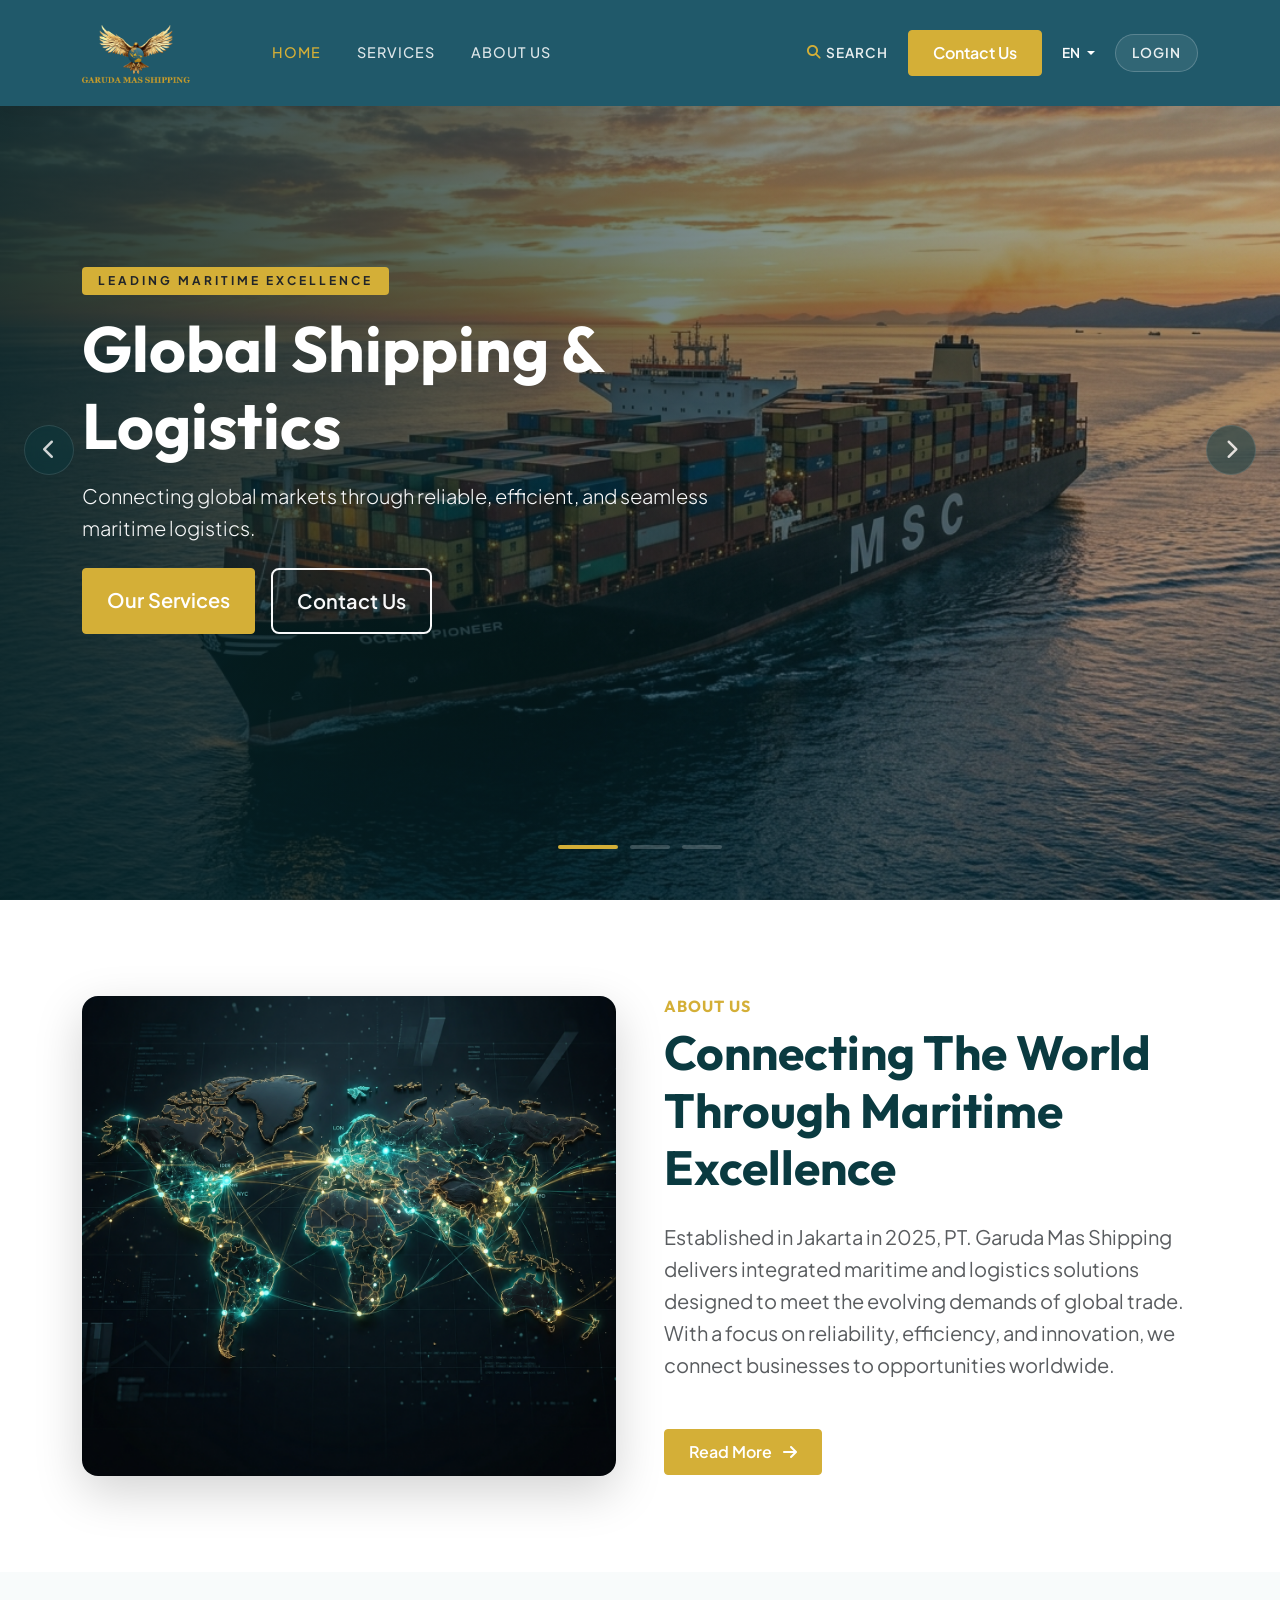
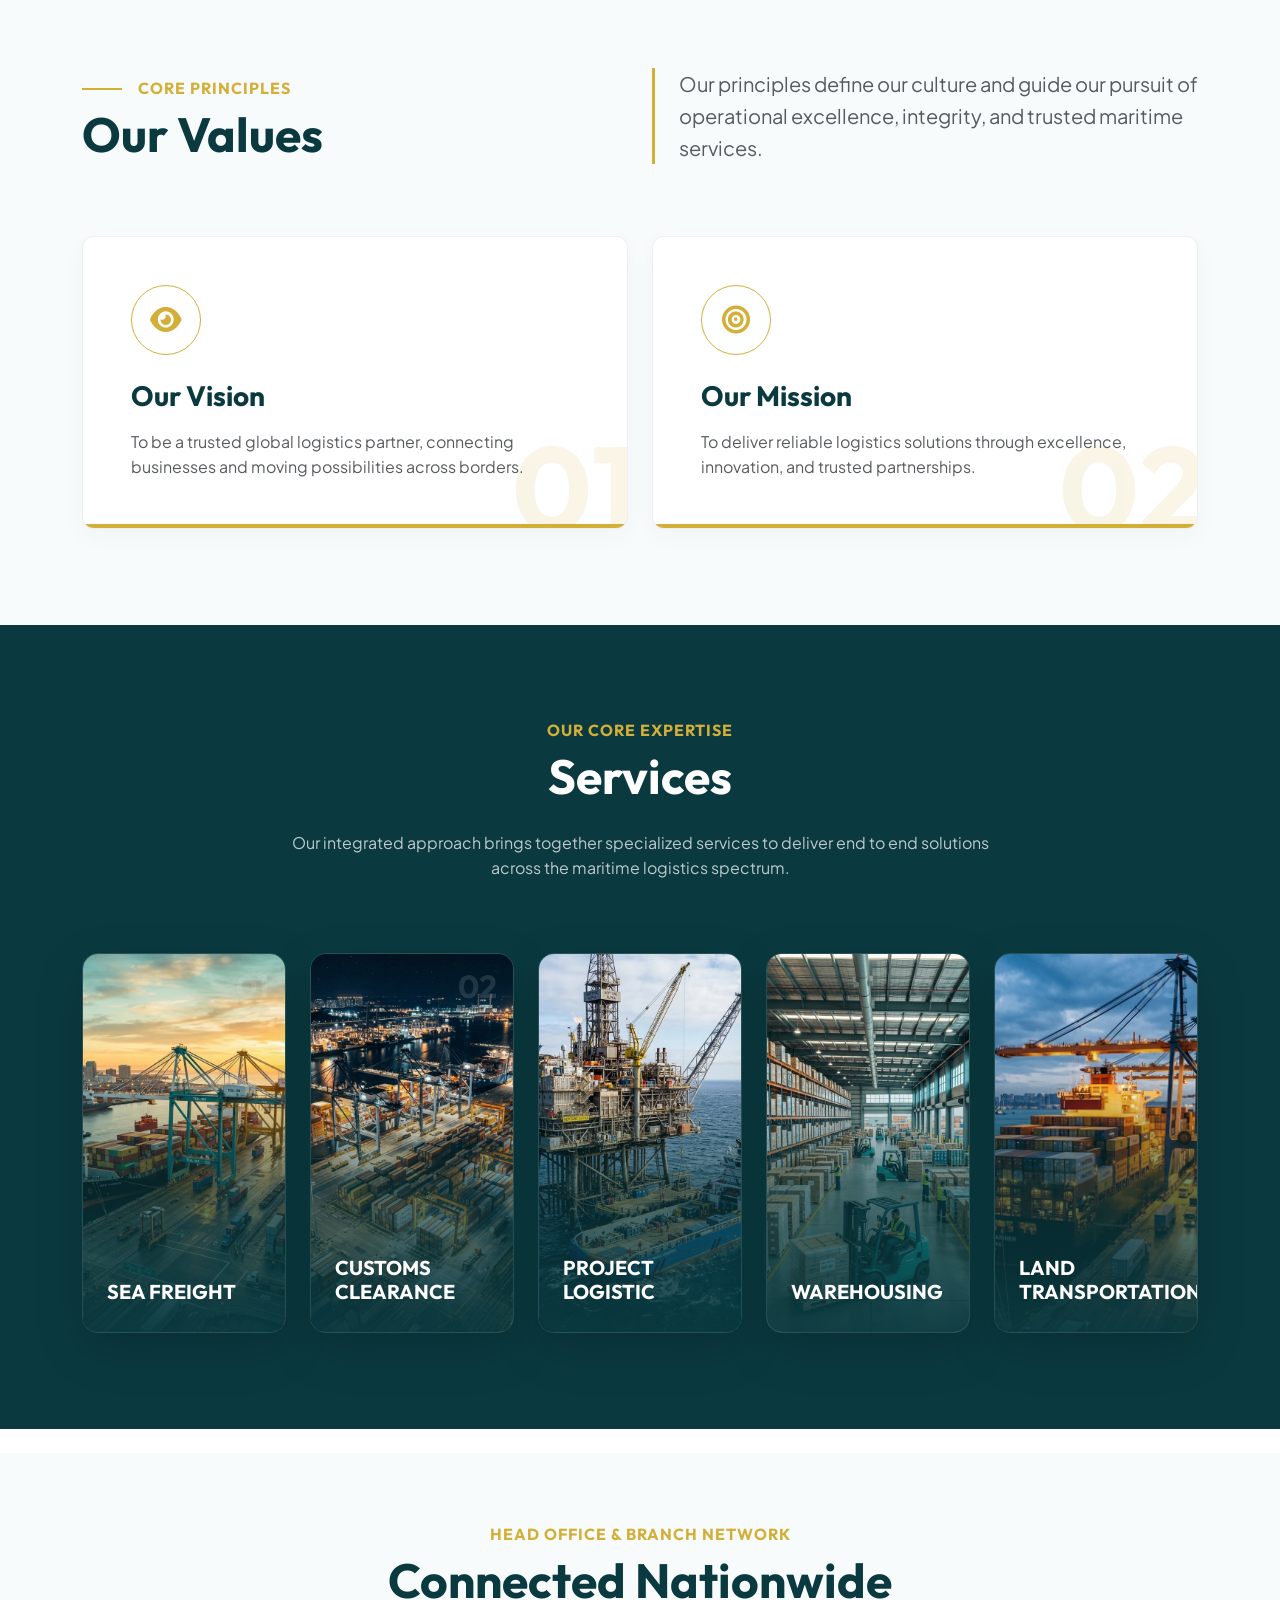
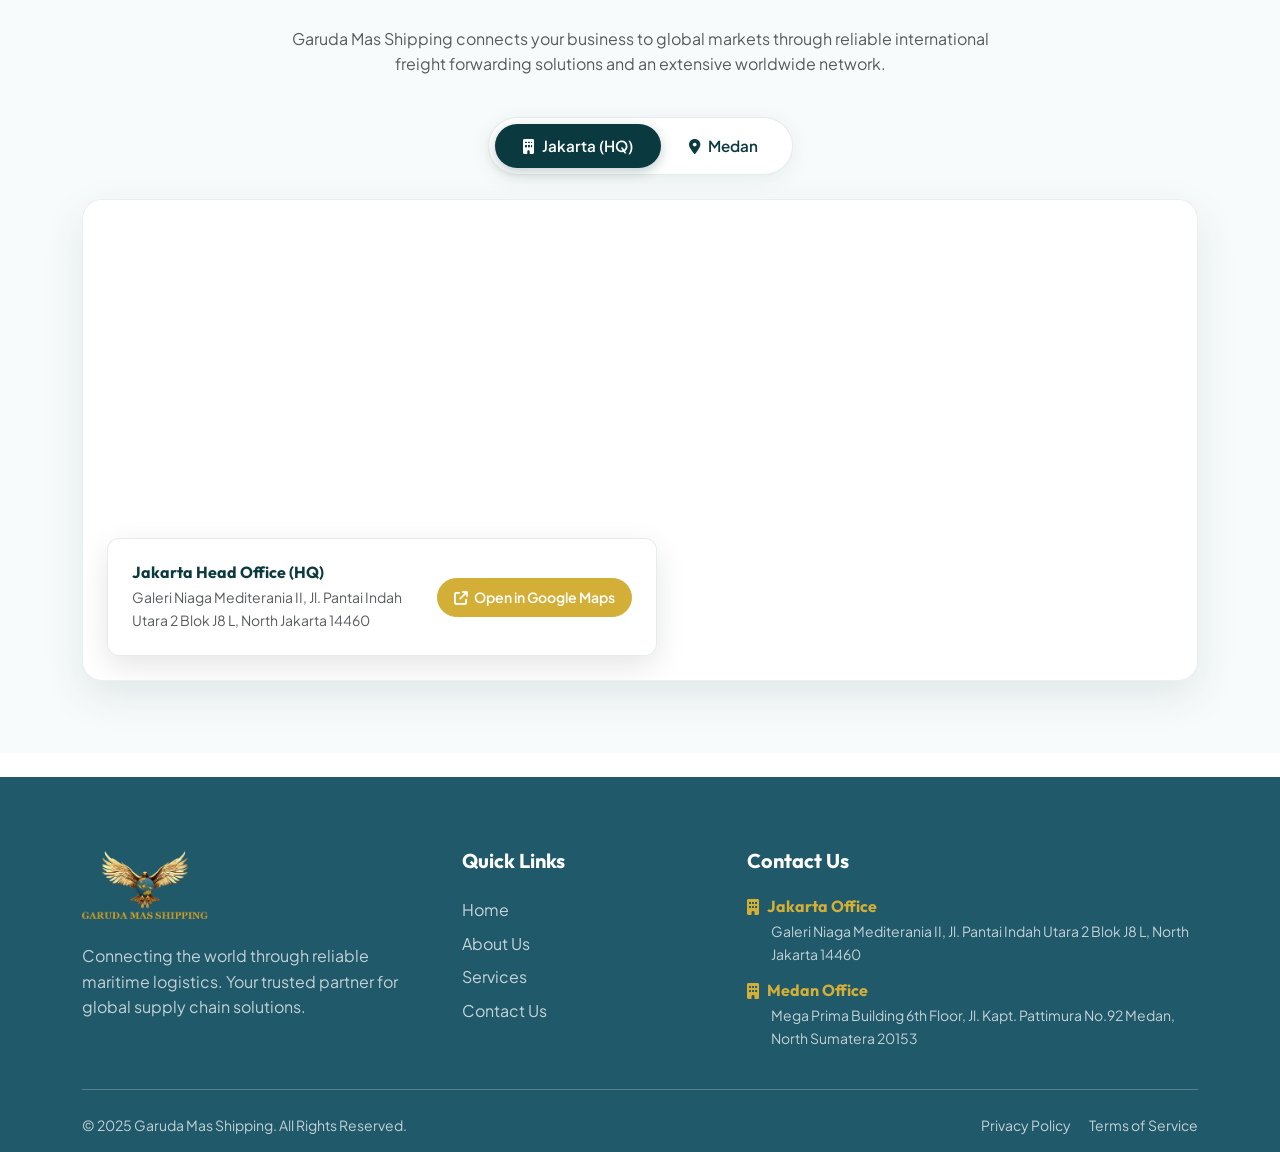
<file: index.html>
<!DOCTYPE html>
<html lang="en">

<head>
    <meta charset="UTF-8">
    <meta name="viewport" content="width=device-width, initial-scale=1.0">
    <title>Garuda Mas Shipping | Professional Maritime Services</title>
    <meta name="description"
        content="Garuda Mas Shipping provides top-tier maritime logistics, sea freight, customs clearance, and port operations with excellence and safety.">

    <!-- Google Fonts -->
    <link rel="preconnect" href="https://fonts.googleapis.com">
    <link rel="preconnect" href="https://fonts.gstatic.com" crossorigin>
    <link
        href="https://fonts.googleapis.com/css2?family=Outfit:wght@300;400;500;600;700;800&family=Plus+Jakarta+Sans:wght@400;500;600;700&display=swap"
        rel="stylesheet">

    <!-- Bootstrap 5 CSS -->
    <link href="https://cdn.jsdelivr.net/npm/bootstrap@5.3.2/dist/css/bootstrap.min.css" rel="stylesheet">

    <!-- Font Awesome -->
    <link rel="stylesheet" href="https://cdnjs.cloudflare.com/ajax/libs/font-awesome/6.4.2/css/all.min.css">

    <!-- AOS Animation CSS -->
    <link href="https://unpkg.com/aos@2.3.1/dist/aos.css" rel="stylesheet">

    <!-- Custom CSS -->
    <link rel="stylesheet" href="assets/css/style.css">
</head>

<body>

    <!-- Navigation Bar -->
    <nav class="navbar navbar-expand-lg fixed-top" id="mainNav">
        <div class="container">
            <a class="navbar-brand d-flex align-items-center" href="#home">
                <img src="img/logo.webp" alt="Garuda Mas Shipping Logo" height="60">
            </a>
            <button class="navbar-toggler text-white border-0" type="button" data-bs-toggle="collapse"
                data-bs-target="#navbarResponsive" aria-controls="navbarResponsive" aria-expanded="false"
                aria-label="Toggle navigation">
                <i class="fa-solid fa-bars fs-3"></i>
            </button>
            <div class="collapse navbar-collapse" id="navbarResponsive">
                <ul class="navbar-nav ms-lg-4 ms-xl-5 me-auto text-uppercase py-3 py-lg-0 align-items-lg-center">
                    <li class="nav-item"><a class="nav-link active" href="#home" data-i18n="nav_home">Home</a></li>
                    <li class="nav-item"><a class="nav-link" href="services.html" data-i18n="nav_services">Services</a></li>
                    <li class="nav-item"><a class="nav-link" href="about.html" data-i18n="nav_about">About Us</a></li>
                </ul>

                <div class="nav-actions-container d-flex flex-column flex-lg-row align-items-lg-center gap-2 mt-3 mt-lg-0 ms-lg-auto">
                    <!-- Search Trigger -->
                    <a href="#" class="nav-action-btn search-trigger" title="Search">
                        <i class="fa-solid fa-magnifying-glass me-1 text-gold"></i>
                        <span data-i18n="nav_search">SEARCH</span>
                    </a>

                    <!-- Contact Us Button -->
                    <a href="contact.html" class="btn btn-gold text-nowrap" data-i18n="nav_contact">Contact Us</a>

                    <!-- Language Switcher & Login Row -->
                    <div class="d-flex align-items-center gap-2 w-100 w-lg-auto">
                        <!-- Language Switcher Dropdown -->
                        <div class="dropdown flex-grow-1 flex-lg-grow-0">
                            <button class="btn lang-dropdown-btn dropdown-toggle d-flex align-items-center justify-content-center gap-1 w-100"
                                type="button" id="langDropdown" data-bs-toggle="dropdown" aria-expanded="false">
                                <span id="currentLangLabel">EN</span>
                            </button>
                            <ul class="dropdown-menu dropdown-menu-end lang-dropdown-menu" aria-labelledby="langDropdown">
                                <li><a class="dropdown-item active" href="#" data-lang="en"><i
                                            class="fa-solid fa-globe me-2 text-gold"></i>English (EN)</a></li>
                                <li><a class="dropdown-item" href="#" data-lang="id"><i
                                            class="fa-solid fa-globe me-2 text-gold"></i>Indonesia (ID)</a></li>
                            </ul>
                        </div>

                        <!-- Login Link -->
                        <a href="https://www.garudamasshipping.com/" target="_blank" rel="noopener noreferrer" class="nav-action-btn nav-login-btn flex-grow-1 flex-lg-grow-0 text-center" data-i18n="nav_login">LOGIN</a>
                    </div>
                </div>
            </div>
        </div>
    </nav>

    <!-- Search Modal Overlay -->
    <div id="searchModal" class="search-modal-backdrop">
        <div class="search-modal-box">
            <button id="searchCloseBtn" class="search-close-btn" aria-label="Close Search"><i
                    class="fa-solid fa-xmark"></i></button>
            <form action="#" onsubmit="event.preventDefault();">
                <input type="text" id="searchModalInput" class="search-modal-input"
                    placeholder="Type here to search services, cargo, or information..." autocomplete="off">
            </form>
            <div class="mt-3 text-white-50 small">Press <kbd
                    class="bg-dark text-gold border border-secondary px-2 py-1 rounded">ESC</kbd> to exit</div>
        </div>
    </div>

    <!-- Dynamic Hero Slideshow -->
    <header id="home" class="hero-carousel">
        <div id="heroCarousel" class="carousel slide carousel-fade" data-bs-ride="carousel" data-bs-interval="5000">
            <!-- Carousel Indicators -->
            <div class="carousel-indicators">
                <button type="button" data-bs-target="#heroCarousel" data-bs-slide-to="0" class="active"
                    aria-current="true" aria-label="Slide 1"></button>
                <button type="button" data-bs-target="#heroCarousel" data-bs-slide-to="1"
                    aria-label="Slide 2"></button>
                <button type="button" data-bs-target="#heroCarousel" data-bs-slide-to="2"
                    aria-label="Slide 3"></button>
            </div>

            <!-- Carousel Slides -->
            <div class="carousel-inner">
                <!-- Slide 1 -->
                <div class="carousel-item active position-relative">
                    <img src="assets/images/hero_slide_1.jpg" alt="Global Shipping and Cargo Logistics"
                        class="hero-slide-img">
                    <div class="hero-carousel-overlay"></div>
                    <div class="hero-slide-content">
                        <div class="container">
                            <div class="row">
                                <div class="col-lg-8 col-xl-7" data-aos="fade-up" data-aos-duration="1000">
                                    <span
                                        class="badge bg-gold text-dark text-uppercase px-3 py-2 fw-bold tracking-wider mb-3 rounded-1"
                                        data-i18n="hero_badge_1">Leading Maritime Excellence</span>
                                    <h1 class="display-3 fw-bold text-white mb-3" data-i18n="hero_title_1">Global
                                        Shipping & Logistics</h1>
                                    <p class="lead text-light opacity-90 mb-4 fs-5" data-i18n="hero_desc_1">
                                        Connecting global markets through reliable, efficient, and seamless maritime logistics.
                                    </p>
                                    <div class="d-flex flex-wrap gap-3">
                                        <a href="services.html" class="btn btn-gold btn-lg px-4 py-3"
                                            data-i18n="hero_btn_services">Our Services <i
                                                class="fa-solid fa-arrow-right ms-2"></i></a>
                                        <a href="contact.html"
                                            class="btn btn-outline-light btn-lg px-4 py-3 border-2 fw-semibold"
                                            data-i18n="hero_btn_contact">Contact Us</a>
                                    </div>
                                </div>
                            </div>
                        </div>
                    </div>
                </div>

                <!-- Slide 2 -->
                <div class="carousel-item position-relative">
                    <img src="assets/images/hero_slide_2.jpg" alt="World-Class Port Infrastructure"
                        class="hero-slide-img">
                    <div class="hero-carousel-overlay"></div>
                    <div class="hero-slide-content">
                        <div class="container">
                            <div class="row">
                                <div class="col-lg-8 col-xl-7">
                                    <span
                                        class="badge bg-gold text-dark text-uppercase px-3 py-2 fw-bold tracking-wider mb-3 rounded-1"
                                        data-i18n="hero_badge_2">World-Class Port Infrastructure</span>
                                    <h1 class="display-3 fw-bold text-white mb-3" data-i18n="hero_title_2">Advanced
                                        Port & Terminal Solutions</h1>
                                    <p class="lead text-light opacity-90 mb-4 fs-5" data-i18n="hero_desc_2">
                                        Driving efficient cargo handling and optimized turnaround across key global gateways.
                                    </p>
                                    <div class="d-flex flex-wrap gap-3">
                                        <a href="services.html" class="btn btn-gold btn-lg px-4 py-3"
                                            data-i18n="hero_btn_services">Our Services <i
                                                class="fa-solid fa-arrow-right ms-2"></i></a>
                                        <a href="contact.html"
                                            class="btn btn-outline-light btn-lg px-4 py-3 border-2 fw-semibold"
                                            data-i18n="hero_btn_contact">Contact Us</a>
                                    </div>
                                </div>
                            </div>
                        </div>
                    </div>
                </div>

                <!-- Slide 3 -->
                <div class="carousel-item position-relative">
                    <img src="assets/images/hero_slide_3.jpg" alt="Integrated Supply Chain" class="hero-slide-img">
                    <div class="hero-carousel-overlay"></div>
                    <div class="hero-slide-content">
                        <div class="container">
                            <div class="row">
                                <div class="col-lg-8 col-xl-7">
                                    <span
                                        class="badge bg-gold text-dark text-uppercase px-3 py-2 fw-bold tracking-wider mb-3 rounded-1"
                                        data-i18n="hero_badge_3">Integrated Supply Chain</span>
                                    <h1 class="display-3 fw-bold text-white mb-3" data-i18n="hero_title_3">End-to-End
                                        Multimodal Transport</h1>
                                    <p class="lead text-light opacity-90 mb-4 fs-5" data-i18n="hero_desc_3">
                                        Connecting every stage of your logistics journey with efficiency and precision.
                                    </p>
                                    <div class="d-flex flex-wrap gap-3">
                                        <a href="services.html" class="btn btn-gold btn-lg px-4 py-3"
                                            data-i18n="hero_btn_services">Our Services <i
                                                class="fa-solid fa-arrow-right ms-2"></i></a>
                                        <a href="contact.html"
                                            class="btn btn-outline-light btn-lg px-4 py-3 border-2 fw-semibold"
                                            data-i18n="hero_btn_contact">Contact Us</a>
                                    </div>
                                </div>
                            </div>
                        </div>
                    </div>
                </div>
            </div>

            <!-- Controls -->
            <button class="carousel-control-prev hero-carousel-control ms-3 ms-md-4" type="button"
                data-bs-target="#heroCarousel" data-bs-slide="prev">
                <i class="fa-solid fa-chevron-left fs-5"></i>
                <span class="visually-hidden">Previous</span>
            </button>
            <button class="carousel-control-next hero-carousel-control me-3 me-md-4" type="button"
                data-bs-target="#heroCarousel" data-bs-slide="next">
                <i class="fa-solid fa-chevron-right fs-5"></i>
                <span class="visually-hidden">Next</span>
            </button>
        </div>
    </header>

    <!-- About Us Section -->
    <section class="about-section py-5 my-5" id="about">
        <div class="container">
            <div class="row align-items-center g-5">
                <div class="col-lg-6 position-relative">
                    <div class="image-wrapper rounded-4 overflow-hidden shadow-lg">
                        <img src="assets/images/about_map_1778153520044.webp" alt="Global Network Map"
                            class="img-fluid w-100 object-fit-cover" style="height: 480px;" loading="lazy"
                            decoding="async">
                    </div>
                </div>
                <div class="col-lg-6">
                    <h6 class="text-gold fw-bold text-uppercase tracking-wide mb-2" data-i18n="about_tag">About Us</h6>
                    <h2 class="display-5 fw-bold text-teal mb-4" data-i18n="about_title">Connecting The World Through
                        Maritime Excellence</h2>
                    <p class="text-muted fs-5 mb-5" data-i18n="about_desc">Established in Jakarta in 2025, PT. Garuda Mas Shipping delivers integrated maritime and logistics solutions designed to meet the evolving demands of global trade. With a focus on reliability, efficiency, and innovation, we connect businesses to opportunities worldwide.</p>
                    <a href="about.html" class="btn btn-primary btn-gold"><span data-i18n="about_btn_more">Read
                            More</span> <i class="fa-solid fa-arrow-right ms-2"></i></a>
                </div>
            </div>
        </div>
    </section>

    <!-- Values Section (Our Values) -->
    <section class="values-section py-5 position-relative" id="values">
        <div class="container py-5 position-relative z-3">
            <div class="row mb-5 align-items-end">
                <div class="col-lg-6">
                    <h6 class="text-gold fw-bold text-uppercase tracking-wide mb-2 d-flex align-items-center">
                        <span class="line-indicator me-3"></span><span data-i18n="values_tag">Core Principles</span>
                    </h6>
                    <h2 class="display-5 fw-bold text-teal mb-0" data-i18n="values_title">Our Values</h2>
                </div>
                <div class="col-lg-6 mt-4 mt-lg-0">
                    <p class="text-muted mb-0 border-start border-gold border-3 ps-4 fs-5" data-i18n="values_desc">
                        Our principles define our culture and guide our pursuit of operational excellence, integrity, and trusted maritime services.
                    </p>
                </div>
            </div>

            <div class="row g-4 mt-2">
                <!-- Vision -->
                <div class="col-lg-6 col-md-6" data-aos="fade-up" data-aos-delay="0">
                    <div class="premium-value-card p-5 h-100 position-relative overflow-hidden bg-white">
                        <div class="watermark-number position-absolute text-gold fw-bold">01</div>
                        <div class="card-content position-relative z-3">
                            <div class="icon-wrapper mb-4 d-inline-flex align-items-center justify-content-center border border-gold rounded-circle"
                                style="width: 70px; height: 70px;">
                                <i class="fa-solid fa-eye fs-3 text-gold"></i>
                            </div>
                            <h3 class="fw-bold text-teal mb-3" data-i18n="vision_title">Our Vision</h3>
                            <p class="text-muted mb-0" data-i18n="vision_desc">To be a trusted global logistics
                                partner, connecting businesses and moving possibilities across borders.</p>
                        </div>
                        <div class="card-hover-line position-absolute bottom-0 start-0 bg-gold"></div>
                    </div>
                </div>

                <!-- Mission -->
                <div class="col-lg-6 col-md-6" data-aos="fade-up" data-aos-delay="100">
                    <div class="premium-value-card p-5 h-100 position-relative overflow-hidden bg-white">
                        <div class="watermark-number position-absolute text-gold fw-bold">02</div>
                        <div class="card-content position-relative z-3">
                            <div class="icon-wrapper mb-4 d-inline-flex align-items-center justify-content-center border border-gold rounded-circle"
                                style="width: 70px; height: 70px;">
                                <i class="fa-solid fa-bullseye fs-3 text-gold"></i>
                            </div>
                            <h3 class="fw-bold text-teal mb-3" data-i18n="mission_title">Our Mission</h3>
                            <p class="text-muted mb-0" data-i18n="mission_desc">To deliver reliable logistics
                                solutions through excellence, innovation, and trusted partnerships.</p>
                        </div>
                        <div class="card-hover-line position-absolute bottom-0 start-0 bg-gold"></div>
                    </div>
                </div>
            </div>
        </div>
    </section>

    <!-- Services Section (5 Core Services) -->
    <section class="units-section py-5 bg-teal text-white" id="services">
        <div class="container py-5">
            <div class="text-center mb-5">
                <h6 class="text-gold fw-bold text-uppercase tracking-wide mb-2" data-i18n="services_tag">Our Core
                    Expertise</h6>
                <h2 class="display-5 fw-bold text-white mb-4" data-i18n="services_title">Services</h2>
                <p class="text-light max-w-700 mx-auto opacity-75" data-i18n="services_desc">Our integrated approach
                    brings together specialized services to deliver end to end solutions across the maritime logistics
                    spectrum.</p>
            </div>

            <div class="row g-4 mt-2 justify-content-center">
                <!-- Service 1: Sea Freight -->
                <div class="col-sm-6 col-md-4 col-lg-5th" data-aos="zoom-in" data-aos-delay="0">
                    <a href="services.html" class="unit-card d-block position-relative rounded-4 overflow-hidden group shadow-lg text-decoration-none">
                        <img src="assets/images/business_1_1778153593548.webp" alt="Sea Freight"
                            class="w-100 h-100 object-fit-cover transition-transform" loading="lazy" decoding="async">
                        <div class="watermark-number position-absolute top-0 end-0 p-3 text-white opacity-25 fw-bold fs-2 lh-1 z-2"
                            style="font-family: var(--font-heading);">01</div>
                        <div
                            class="glass-overlay position-absolute bottom-0 start-0 w-100 p-3 p-xl-4 d-flex flex-column justify-content-end transition-all z-3">
                            <h5 class="text-white fw-bold mb-1 text-uppercase" data-i18n="service_1_title">SEA FREIGHT
                            </h5>
                            <p class="unit-desc text-light opacity-0 mb-0 small"
                                style="max-height: 0; transition: all 0.4s ease; overflow: hidden;"
                                data-i18n="service_1_desc">Through established carrier partnerships, we provide reliable
                                and cost efficient sea freight solutions, optimized for transit time, capacity, and secure delivery.</p>
                        </div>
                    </a>
                </div>

                <!-- Service 2: Customs Clearance -->
                <div class="col-sm-6 col-md-4 col-lg-5th" data-aos="zoom-in" data-aos-delay="100">
                    <a href="services.html" class="unit-card d-block position-relative rounded-4 overflow-hidden group shadow-lg text-decoration-none">
                        <img src="assets/images/service_port.webp" alt="Customs Clearance"
                            class="w-100 h-100 object-fit-cover transition-transform" loading="lazy" decoding="async">
                        <div class="watermark-number position-absolute top-0 end-0 p-3 text-white opacity-25 fw-bold fs-2 lh-1 z-2"
                            style="font-family: var(--font-heading);">02</div>
                        <div
                            class="glass-overlay position-absolute bottom-0 start-0 w-100 p-3 p-xl-4 d-flex flex-column justify-content-end transition-all z-3">
                            <h5 class="text-white fw-bold mb-1 text-uppercase" data-i18n="service_2_title">CUSTOMS
                                CLEARANCE</h5>
                            <p class="unit-desc text-light opacity-0 mb-0 small"
                                style="max-height: 0; transition: all 0.4s ease; overflow: hidden;"
                                data-i18n="service_2_desc">Professional customs clearance services for import and export.</p>
                        </div>
                    </a>
                </div>

                <!-- Service 3: Project Logistic -->
                <div class="col-sm-6 col-md-4 col-lg-5th" data-aos="zoom-in" data-aos-delay="200">
                    <a href="services.html" class="unit-card d-block position-relative rounded-4 overflow-hidden group shadow-lg text-decoration-none">
                        <img src="assets/images/service_offshore.webp" alt="Project Logistic"
                            class="w-100 h-100 object-fit-cover transition-transform" loading="lazy" decoding="async">
                        <div class="watermark-number position-absolute top-0 end-0 p-3 text-white opacity-25 fw-bold fs-2 lh-1 z-2"
                            style="font-family: var(--font-heading);">03</div>
                        <div
                            class="glass-overlay position-absolute bottom-0 start-0 w-100 p-3 p-xl-4 d-flex flex-column justify-content-end transition-all z-3">
                            <h5 class="text-white fw-bold mb-1 text-uppercase" data-i18n="service_3_title">PROJECT
                                LOGISTIC</h5>
                            <p class="unit-desc text-light opacity-0 mb-0 small"
                                style="max-height: 0; transition: all 0.4s ease; overflow: hidden;"
                                data-i18n="service_3_desc">End to end logistics solutions to ensure project cargo is delivered safely, efficiently, and in the right sequence.</p>
                        </div>
                    </a>
                </div>

                <!-- Service 4: Warehousing -->
                <div class="col-sm-6 col-md-4 col-lg-5th" data-aos="zoom-in" data-aos-delay="300">
                    <a href="services.html" class="unit-card d-block position-relative rounded-4 overflow-hidden group shadow-lg text-decoration-none">
                        <img src="assets/images/business_4_1778153649774.webp" alt="Warehousing"
                            class="w-100 h-100 object-fit-cover transition-transform" loading="lazy" decoding="async">
                        <div class="watermark-number position-absolute top-0 end-0 p-3 text-white opacity-25 fw-bold fs-2 lh-1 z-2"
                            style="font-family: var(--font-heading);">04</div>
                        <div
                            class="glass-overlay position-absolute bottom-0 start-0 w-100 p-3 p-xl-4 d-flex flex-column justify-content-end transition-all z-3">
                            <h5 class="text-white fw-bold mb-1 text-uppercase" data-i18n="service_4_title">WAREHOUSING
                            </h5>
                            <p class="unit-desc text-light opacity-0 mb-0 small"
                                style="max-height: 0; transition: all 0.4s ease; overflow: hidden;"
                                data-i18n="service_4_desc">Flexible warehousing solutions for secure storage, efficient handling, and container loading.</p>
                        </div>
                    </a>
                </div>

                <!-- Service 5: Land Transportation -->
                <div class="col-sm-6 col-md-4 col-lg-5th" data-aos="zoom-in" data-aos-delay="400">
                    <a href="services.html" class="unit-card d-block position-relative rounded-4 overflow-hidden group shadow-lg text-decoration-none">
                        <img src="assets/images/hero_slide_3.jpg" alt="Land Transportation"
                            class="w-100 h-100 object-fit-cover transition-transform" loading="lazy" decoding="async">
                        <div class="watermark-number position-absolute top-0 end-0 p-3 text-white opacity-25 fw-bold fs-2 lh-1 z-2"
                            style="font-family: var(--font-heading);">05</div>
                        <div
                            class="glass-overlay position-absolute bottom-0 start-0 w-100 p-3 p-xl-4 d-flex flex-column justify-content-end transition-all z-3">
                            <h5 class="text-white fw-bold mb-1 text-uppercase" data-i18n="service_5_title">LAND
                                TRANSPORTATION</h5>
                            <p class="unit-desc text-light opacity-0 mb-0 small"
                                style="max-height: 0; transition: all 0.4s ease; overflow: hidden;"
                                data-i18n="service_5_desc">Reliable land transportation solutions, ensuring safe,
                                efficient, and timely delivery.</p>
                        </div>
                    </a>
                </div>
            </div>
        </div>
    </section>

    <!-- Connected Nationwide / Google Maps Section -->
    <section class="nationwide-map-section py-5 my-4" id="branches">
        <div class="container py-4">
            <div class="text-center mb-4" data-aos="fade-up">
                <h6 class="text-gold fw-bold text-uppercase tracking-wide mb-2" data-i18n="nationwide_tag">Head Office & Branch Network</h6>
                <h2 class="display-5 fw-bold text-teal mb-3" data-i18n="nationwide_title">Connected Nationwide</h2>
                <p class="text-muted max-w-700 mx-auto fs-6" data-i18n="nationwide_desc">
                    Garuda Mas Shipping connects your business to global markets through reliable international freight forwarding solutions and an extensive worldwide network.
                </p>
                
                <!-- Pill Switcher -->
                <div class="location-pill-nav mt-4" role="tablist">
                    <button class="location-pill-btn active" data-location="jakarta" type="button">
                        <i class="fa-solid fa-building me-2"></i>Jakarta (HQ)
                    </button>
                    <button class="location-pill-btn" data-location="medan" type="button">
                        <i class="fa-solid fa-location-dot me-2"></i>Medan
                    </button>
                </div>
            </div>

            <div class="row justify-content-center mt-4">
                <div class="col-12" data-aos="zoom-in">
                    <div class="map-container-card position-relative">
                        <iframe id="nationwideMapIframe" class="map-iframe"
                            src="https://maps.google.com/maps?q=Galeri%20Niaga%20Mediterania%20II%20Pantai%20Indah%20Kapuk%20Jakarta&t=&z=15&ie=UTF8&iwloc=&output=embed"
                            allowfullscreen="" loading="lazy" referrerpolicy="no-referrer-when-downgrade">
                        </iframe>

                        <div class="map-location-overlay position-absolute bottom-0 start-0 m-3 m-md-4 p-3 p-md-4 d-flex flex-column flex-md-row align-items-start align-items-md-center justify-content-between gap-3"
                            style="max-width: 90%; width: 550px;">
                            <div>
                                <h6 class="text-teal fw-bold mb-1" id="mapLocationTitle">Jakarta Head Office (HQ)</h6>
                                <p class="text-muted small mb-0" id="mapLocationAddress">
                                    Galeri Niaga Mediterania II, Jl. Pantai Indah Utara 2 Blok J8 L, North Jakarta 14460
                                </p>
                            </div>
                            <a id="mapExternalLink" href="https://maps.app.goo.gl/EW4m8V6uoxpQNSDp7" target="_blank" rel="noopener noreferrer"
                                class="btn btn-sm btn-gold text-nowrap rounded-pill px-3 py-2 fw-semibold">
                                <i class="fa-solid fa-arrow-up-right-from-square me-1"></i> <span data-i18n="btn_open_maps">Open in Google Maps</span>
                            </a>
                        </div>
                    </div>
                </div>
            </div>
        </div>
    </section>

    <!-- Footer -->
    <footer class="footer bg-dark-teal text-white pt-5 pb-3" id="contact">
        <div class="container pt-4">
            <div class="row g-4 mb-4">
                <!-- Company Profile Col -->
                <div class="col-lg-4 col-md-6 pe-lg-4">
                    <a class="navbar-brand mb-4 d-inline-block" href="#home">
                        <img src="img/logo.webp" alt="Garuda Mas Shipping Logo" height="70">
                    </a>
                    <p class="text-light opacity-75 mb-4" data-i18n="footer_about">
                        Connecting the world through reliable maritime logistics. Your trusted partner for global supply chain solutions.
                    </p>
                </div>

                <!-- Quick Links Col -->
                <div class="col-lg-3 col-md-6">
                    <h5 class="text-white fw-bold mb-4" data-i18n="footer_quick_links">Quick Links</h5>
                    <ul class="list-unstyled footer-links">
                        <li class="mb-2"><a href="index.html#home" data-i18n="nav_home">Home</a></li>
                        <li class="mb-2"><a href="about.html" data-i18n="nav_about">About Us</a></li>
                        <li class="mb-2"><a href="services.html" data-i18n="nav_services">Services</a></li>
                        <li class="mb-2"><a href="contact.html" data-i18n="nav_contact">Contact Us</a></li>
                    </ul>
                </div>

                <!-- Contact & Offices Col -->
                <div class="col-lg-5 col-md-12">
                    <h5 class="text-white fw-bold mb-4" data-i18n="footer_contact_us">Contact Us</h5>
                    <div class="contact-info">
                        <!-- Jakarta Office -->
                        <div class="mb-3">
                            <h6 class="text-gold fw-bold mb-1 d-flex align-items-center">
                                <i class="fa-solid fa-building me-2"></i><span data-i18n="footer_jakarta">Jakarta
                                    Office</span>
                            </h6>
                            <p class="text-light opacity-75 mb-0 small ps-4">
                                Galeri Niaga Mediterania II, Jl. Pantai Indah Utara 2 Blok J8 L, North Jakarta 14460
                            </p>
                        </div>

                        <!-- Medan Office -->
                        <div class="mb-3">
                            <h6 class="text-gold fw-bold mb-1 d-flex align-items-center">
                                <i class="fa-solid fa-building me-2"></i><span data-i18n="footer_medan">Medan
                                    Office</span>
                            </h6>
                            <p class="text-light opacity-75 mb-0 small ps-4">
                                Mega Prima Building 6th Floor, Jl. Kapt. Pattimura No.92 Medan, North Sumatera 20153
                            </p>
                        </div>

                    </div>
                </div>
            </div>

            <hr class="border-light opacity-25 my-4">

            <div class="row align-items-center">
                <div class="col-md-6 text-center text-md-start">
                    <p class="text-light opacity-75 mb-0 small" data-i18n="footer_rights">&copy; 2025 Garuda Mas Shipping.
                        All Rights Reserved.</p>
                </div>
                <div class="col-md-6 text-center text-md-end mt-3 mt-md-0">
                    <ul class="list-inline mb-0 small">
                        <li class="list-inline-item me-3"><a href="#"
                                class="text-light opacity-75 hover-gold text-decoration-none"
                                data-i18n="footer_privacy">Privacy Policy</a></li>
                        <li class="list-inline-item"><a href="#"
                                class="text-light opacity-75 hover-gold text-decoration-none"
                                data-i18n="footer_terms">Terms of Service</a></li>
                    </ul>
                </div>
            </div>
        </div>
    </footer>

    <!-- Scripts -->
    <script src="https://code.jquery.com/jquery-3.7.1.min.js"></script>
    <script src="https://cdn.jsdelivr.net/npm/bootstrap@5.3.2/dist/js/bootstrap.bundle.min.js"></script>

    <!-- AOS Animation JS -->
    <script src="https://unpkg.com/aos@2.3.1/dist/aos.js"></script>

    <script src="assets/js/main.js"></script>

    <script>
        document.addEventListener('DOMContentLoaded', function () {
            // Initialize AOS
            AOS.init({
                offset: 120,
                easing: 'ease-out-cubic',
                duration: 900,
                once: true
            });
        });
    </script>
</body>

</html>
</file>
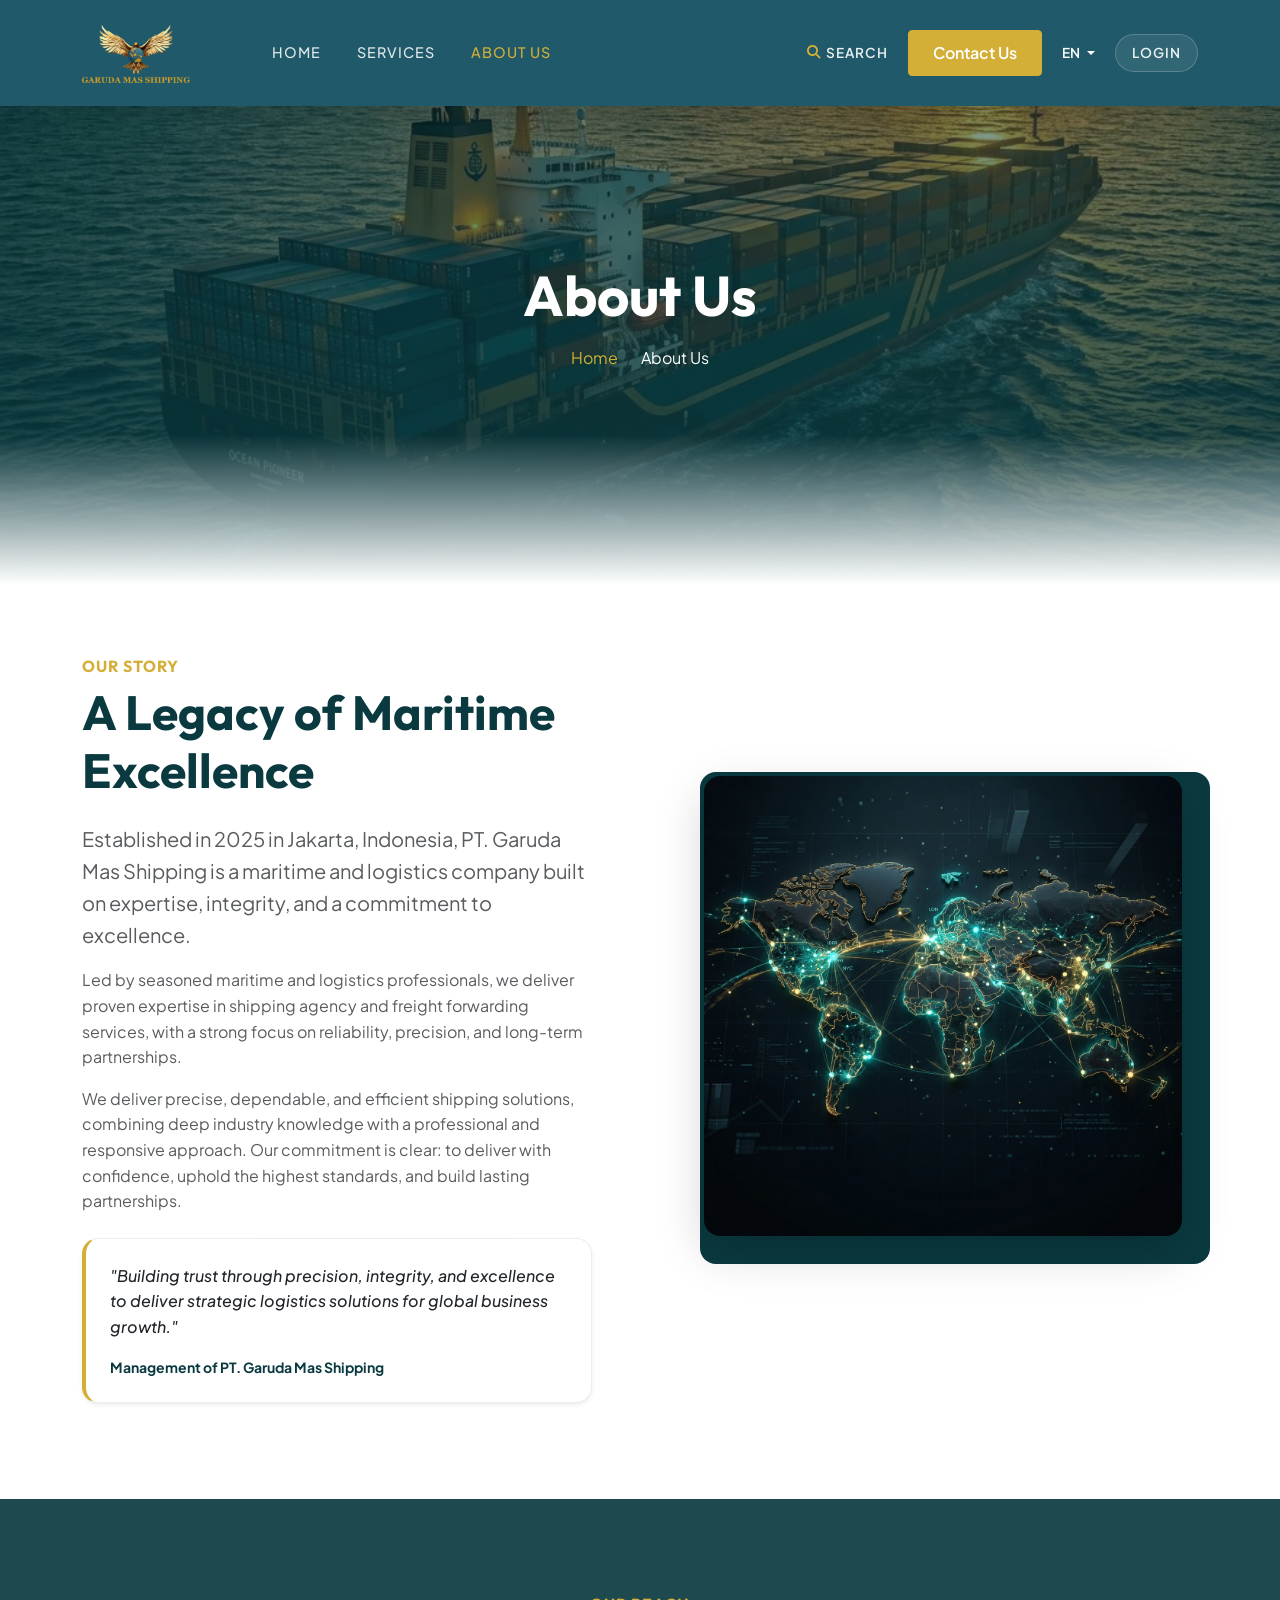
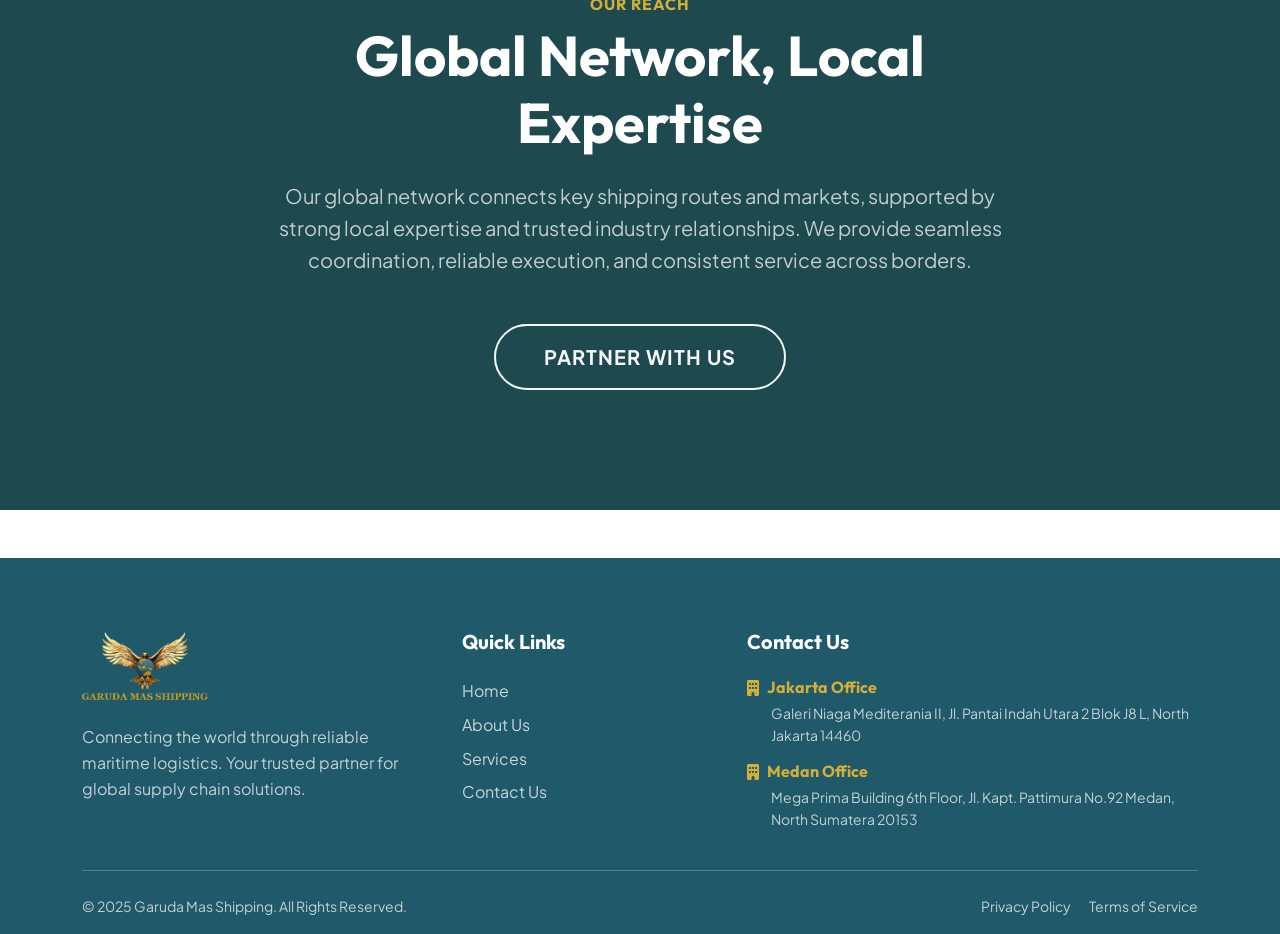
<file: about.html>
<!DOCTYPE html>
<html lang="en">

<head>
    <meta charset="UTF-8">
    <meta name="viewport" content="width=device-width, initial-scale=1.0">
    <title>About Us | Garuda Mas Shipping</title>
    <meta name="description"
        content="Learn more about Garuda Mas Shipping, our history, leadership, values, and global maritime logistics network.">

    <!-- Google Fonts -->
    <link rel="preconnect" href="https://fonts.googleapis.com">
    <link rel="preconnect" href="https://fonts.gstatic.com" crossorigin>
    <link
        href="https://fonts.googleapis.com/css2?family=Outfit:wght@300;400;500;600;700;800&family=Plus+Jakarta+Sans:wght@400;500;600;700&display=swap"
        rel="stylesheet">

    <!-- Bootstrap 5 CSS -->
    <link href="https://cdn.jsdelivr.net/npm/bootstrap@5.3.2/dist/css/bootstrap.min.css" rel="stylesheet">

    <!-- Font Awesome -->
    <link rel="stylesheet" href="https://cdnjs.cloudflare.com/ajax/libs/font-awesome/6.4.2/css/all.min.css">

    <!-- AOS Animation CSS -->
    <link href="https://unpkg.com/aos@2.3.1/dist/aos.css" rel="stylesheet">

    <!-- Custom CSS -->
    <link rel="stylesheet" href="assets/css/style.css">
</head>

<body>

    <!-- Navigation Bar -->
    <nav class="navbar navbar-expand-lg fixed-top" id="mainNav">
        <div class="container">
            <a class="navbar-brand d-flex align-items-center" href="index.html#home">
                <img src="img/logo.webp" alt="Garuda Mas Shipping Logo" height="60">
            </a>
            <button class="navbar-toggler text-white border-0" type="button" data-bs-toggle="collapse"
                data-bs-target="#navbarResponsive" aria-controls="navbarResponsive" aria-expanded="false"
                aria-label="Toggle navigation">
                <i class="fa-solid fa-bars fs-3"></i>
            </button>
            <div class="collapse navbar-collapse" id="navbarResponsive">
                <ul class="navbar-nav ms-lg-4 ms-xl-5 me-auto text-uppercase py-3 py-lg-0 align-items-lg-center">
                    <li class="nav-item"><a class="nav-link" href="index.html#home" data-i18n="nav_home">Home</a></li>
                    <li class="nav-item"><a class="nav-link" href="services.html" data-i18n="nav_services">Services</a></li>
                    <li class="nav-item"><a class="nav-link active" href="about.html" data-i18n="nav_about">About Us</a></li>
                </ul>

                <div class="nav-actions-container d-flex flex-column flex-lg-row align-items-lg-center gap-2 mt-3 mt-lg-0 ms-lg-auto">
                    <!-- Search Trigger -->
                    <a href="#" class="nav-action-btn search-trigger" title="Search">
                        <i class="fa-solid fa-magnifying-glass me-1 text-gold"></i>
                        <span data-i18n="nav_search">SEARCH</span>
                    </a>

                    <!-- Contact Us Button -->
                    <a href="contact.html" class="btn btn-gold text-nowrap" data-i18n="nav_contact">Contact Us</a>

                    <!-- Language Switcher & Login Row -->
                    <div class="d-flex align-items-center gap-2 w-100 w-lg-auto">
                        <!-- Language Switcher Dropdown -->
                        <div class="dropdown flex-grow-1 flex-lg-grow-0">
                            <button class="btn lang-dropdown-btn dropdown-toggle d-flex align-items-center justify-content-center gap-1 w-100"
                                type="button" id="langDropdown" data-bs-toggle="dropdown" aria-expanded="false">
                                <span id="currentLangLabel">EN</span>
                            </button>
                            <ul class="dropdown-menu dropdown-menu-end lang-dropdown-menu" aria-labelledby="langDropdown">
                                <li><a class="dropdown-item active" href="#" data-lang="en"><i
                                            class="fa-solid fa-globe me-2 text-gold"></i>English (EN)</a></li>
                                <li><a class="dropdown-item" href="#" data-lang="id"><i
                                            class="fa-solid fa-globe me-2 text-gold"></i>Indonesia (ID)</a></li>
                            </ul>
                        </div>

                        <!-- Login Link -->
                        <a href="https://www.garudamasshipping.com/" target="_blank" rel="noopener noreferrer" class="nav-action-btn nav-login-btn flex-grow-1 flex-lg-grow-0 text-center" data-i18n="nav_login">LOGIN</a>
                    </div>
                </div>
            </div>
        </div>
    </nav>

    <!-- Search Modal Overlay -->
    <div id="searchModal" class="search-modal-backdrop">
        <div class="search-modal-box">
            <button id="searchCloseBtn" class="search-close-btn" aria-label="Close Search"><i
                    class="fa-solid fa-xmark"></i></button>
            <form action="#" onsubmit="event.preventDefault();">
                <input type="text" id="searchModalInput" class="search-modal-input"
                    placeholder="Type here to search services, cargo, or information..." autocomplete="off">
            </form>
            <div class="mt-3 text-white-50 small">Press <kbd
                    class="bg-dark text-gold border border-secondary px-2 py-1 rounded">ESC</kbd> to exit</div>
        </div>
    </div>

    <!-- Page Header -->
    <header class="page-header position-relative d-flex align-items-center justify-content-center"
        style="background-image: url('assets/images/about_hero_banner.webp'); background-size: cover; background-position: center; height: 65vh; margin-top: 0;">
        <div class="position-absolute top-0 start-0 w-100 h-100"
            style="background: linear-gradient(to top, rgba(10,58,64,0.95), rgba(10,58,64,0.4));"></div>
        <!-- White bottom fade/shadow -->
        <div class="position-absolute bottom-0 start-0 w-100"
            style="height: 150px; background: linear-gradient(to top, rgba(255,255,255,1) 0%, rgba(255,255,255,0) 100%); z-index: 1;">
        </div>
        <div class="container position-relative z-3 text-center text-white mt-5">
            <h1 class="display-4 fw-bold mb-3" data-i18n="about_page_title">About Us</h1>
            <nav aria-label="breadcrumb">
                <ol class="breadcrumb justify-content-center mb-0">
                    <li class="breadcrumb-item"><a href="index.html" class="text-gold text-decoration-none" data-i18n="nav_home">Home</a></li>
                    <li class="breadcrumb-item active text-white" aria-current="page" data-i18n="nav_about">About Us</li>
                </ol>
            </nav>
        </div>
    </header>

    <!-- Company Overview -->
    <section class="py-5 my-4">
        <div class="container">
            <div class="row align-items-center g-5 gx-lg-5">
                <div class="col-lg-6 pe-lg-5">
                    <h6 class="text-gold fw-bold text-uppercase tracking-wide mb-2" data-i18n="story_tag">Our Story</h6>
                    <h2 class="display-5 fw-bold text-teal mb-4" data-i18n="story_title">A Legacy of Maritime Excellence</h2>
                    <p class="text-muted fs-5 mb-3" data-i18n="story_p1">
                        Established in 2025 in Jakarta, Indonesia, PT. Garuda Mas Shipping is a maritime and logistics company built on expertise, integrity, and a commitment to excellence.
                    </p>
                    <p class="text-muted mb-3" data-i18n="story_p2">
                        Led by seasoned maritime and logistics professionals, we deliver proven expertise in shipping agency and freight forwarding services, with a strong focus on reliability, precision, and long-term partnerships.
                    </p>
                    <p class="text-muted mb-4" data-i18n="story_p3">
                        We deliver precise, dependable, and efficient shipping solutions, combining deep industry knowledge with a professional and responsive approach. Our commitment is clear: to deliver with confidence, uphold the highest standards, and build lasting partnerships.
                    </p>

                    <!-- Management Quote Card -->
                    <div class="founder-quote-card p-4 rounded-4 shadow-sm mt-4">
                        <p class="mb-3 text-dark fst-italic fw-medium" style="font-size: 1rem; line-height: 1.6;" data-i18n="founder_quote">
                            "Building trust through precision, integrity, and excellence to deliver strategic logistics solutions for global business growth."
                        </p>
                        <p class="mb-0 text-teal fw-bold small" data-i18n="founder_role">
                            Management of PT. Garuda Mas Shipping
                        </p>
                    </div>
                </div>

                <div class="col-lg-6 ps-lg-5 mt-5 mt-lg-0">
                    <div class="position-relative p-2 p-md-3">
                        <div class="position-absolute bottom-0 end-0 w-100 h-100 bg-teal rounded-4 opacity-10 z-0" style="transform: translate(12px, 12px);"></div>
                        <img src="assets/images/about_map_1778153520044.webp" alt="Garuda Mas Shipping Operations"
                            class="img-fluid rounded-4 shadow-lg position-relative z-1 w-100 object-fit-cover"
                            style="height: 460px;" loading="lazy" decoding="async">
                    </div>
                </div>
            </div>
        </div>
    </section>

    <!-- Global Presence - Professional Redesign -->
    <section class="global-reach-section py-5 my-5 position-relative bg-teal text-white"
        style="background-image: url('assets/images/about_map_1778153520044.webp'); background-size: cover; background-position: center; background-attachment: fixed;">
        <!-- Dark Overlay -->
        <div class="position-absolute top-0 start-0 w-100 h-100" style="background-color: rgba(10, 58, 64, 0.92);"></div>

        <div class="container position-relative z-3 py-5">
            <div class="row justify-content-center text-center mb-4">
                <div class="col-lg-8">
                    <h6 class="text-gold fw-bold text-uppercase tracking-wide mb-2" data-i18n="reach_tag">Our Reach</h6>
                    <h2 class="display-4 fw-bold mb-4" data-i18n="reach_title">Global Network, Local Expertise</h2>
                    <p class="text-light opacity-75 fs-5 mb-5" data-i18n="reach_desc">
                        Our global network connects key shipping routes and markets, supported by strong local expertise and trusted industry relationships. We provide seamless coordination, reliable execution, and consistent service across borders.
                    </p>
                    <a href="contact.html"
                        class="btn btn-outline-light btn-lg rounded-pill px-5 py-3 fw-bold text-uppercase tracking-wide border-2 hover-bg-gold transition-all"
                        style="transition: all 0.3s ease;" data-i18n="btn_partner">Partner With Us <i
                            class="fa-solid fa-arrow-right ms-2"></i></a>
                </div>
            </div>
        </div>
    </section>

    <!-- Footer -->
    <footer class="footer bg-dark-teal text-white pt-5 pb-3" id="contact">
        <div class="container pt-4">
            <div class="row g-4 mb-4">
                <!-- Company Profile Col -->
                <div class="col-lg-4 col-md-6 pe-lg-4">
                    <a class="navbar-brand mb-4 d-inline-block" href="index.html#home">
                        <img src="img/logo.webp" alt="Garuda Mas Shipping Logo" height="70">
                    </a>
                    <p class="text-light opacity-75 mb-4" data-i18n="footer_about">
                        Connecting the world through reliable maritime logistics. Your trusted partner for global supply chain solutions.
                    </p>
                </div>

                <!-- Quick Links Col -->
                <div class="col-lg-3 col-md-6">
                    <h5 class="text-white fw-bold mb-4" data-i18n="footer_quick_links">Quick Links</h5>
                    <ul class="list-unstyled footer-links">
                        <li class="mb-2"><a href="index.html#home" data-i18n="nav_home">Home</a></li>
                        <li class="mb-2"><a href="about.html" data-i18n="nav_about">About Us</a></li>
                        <li class="mb-2"><a href="services.html" data-i18n="nav_services">Services</a></li>
                        <li class="mb-2"><a href="contact.html" data-i18n="nav_contact">Contact Us</a></li>
                    </ul>
                </div>

                <!-- Contact & Offices Col -->
                <div class="col-lg-5 col-md-12">
                    <h5 class="text-white fw-bold mb-4" data-i18n="footer_contact_us">Contact Us</h5>
                    <div class="contact-info">
                        <!-- Jakarta Office -->
                        <div class="mb-3">
                            <h6 class="text-gold fw-bold mb-1 d-flex align-items-center">
                                <i class="fa-solid fa-building me-2"></i><span data-i18n="footer_jakarta">Jakarta
                                    Office</span>
                            </h6>
                            <p class="text-light opacity-75 mb-0 small ps-4">
                                Galeri Niaga Mediterania II, Jl. Pantai Indah Utara 2 Blok J8 L, North Jakarta 14460
                            </p>
                        </div>

                        <!-- Medan Office -->
                        <div class="mb-3">
                            <h6 class="text-gold fw-bold mb-1 d-flex align-items-center">
                                <i class="fa-solid fa-building me-2"></i><span data-i18n="footer_medan">Medan
                                    Office</span>
                            </h6>
                            <p class="text-light opacity-75 mb-0 small ps-4">
                                Mega Prima Building 6th Floor, Jl. Kapt. Pattimura No.92 Medan, North Sumatera 20153
                            </p>
                        </div>

                    </div>
                </div>
            </div>

            <hr class="border-light opacity-25 my-4">

            <div class="row align-items-center">
                <div class="col-md-6 text-center text-md-start">
                    <p class="text-light opacity-75 mb-0 small" data-i18n="footer_rights">&copy; 2025 Garuda Mas Shipping.
                        All Rights Reserved.</p>
                </div>
                <div class="col-md-6 text-center text-md-end mt-3 mt-md-0">
                    <ul class="list-inline mb-0 small">
                        <li class="list-inline-item me-3"><a href="#"
                                class="text-light opacity-75 hover-gold text-decoration-none"
                                data-i18n="footer_privacy">Privacy Policy</a></li>
                        <li class="list-inline-item"><a href="#"
                                class="text-light opacity-75 hover-gold text-decoration-none"
                                data-i18n="footer_terms">Terms of Service</a></li>
                    </ul>
                </div>
            </div>
        </div>
    </footer>

    <!-- Scripts -->
    <script src="https://code.jquery.com/jquery-3.7.1.min.js"></script>
    <script src="https://cdn.jsdelivr.net/npm/bootstrap@5.3.2/dist/js/bootstrap.bundle.min.js"></script>

    <!-- AOS Animation JS -->
    <script src="https://unpkg.com/aos@2.3.1/dist/aos.js"></script>

    <script src="assets/js/main.js"></script>

    <script>
        document.addEventListener('DOMContentLoaded', function () {
            // Initialize AOS
            AOS.init({
                offset: 120,
                easing: 'ease-out-cubic',
                duration: 900,
                once: true
            });
        });
    </script>
</body>

</html>
</file>
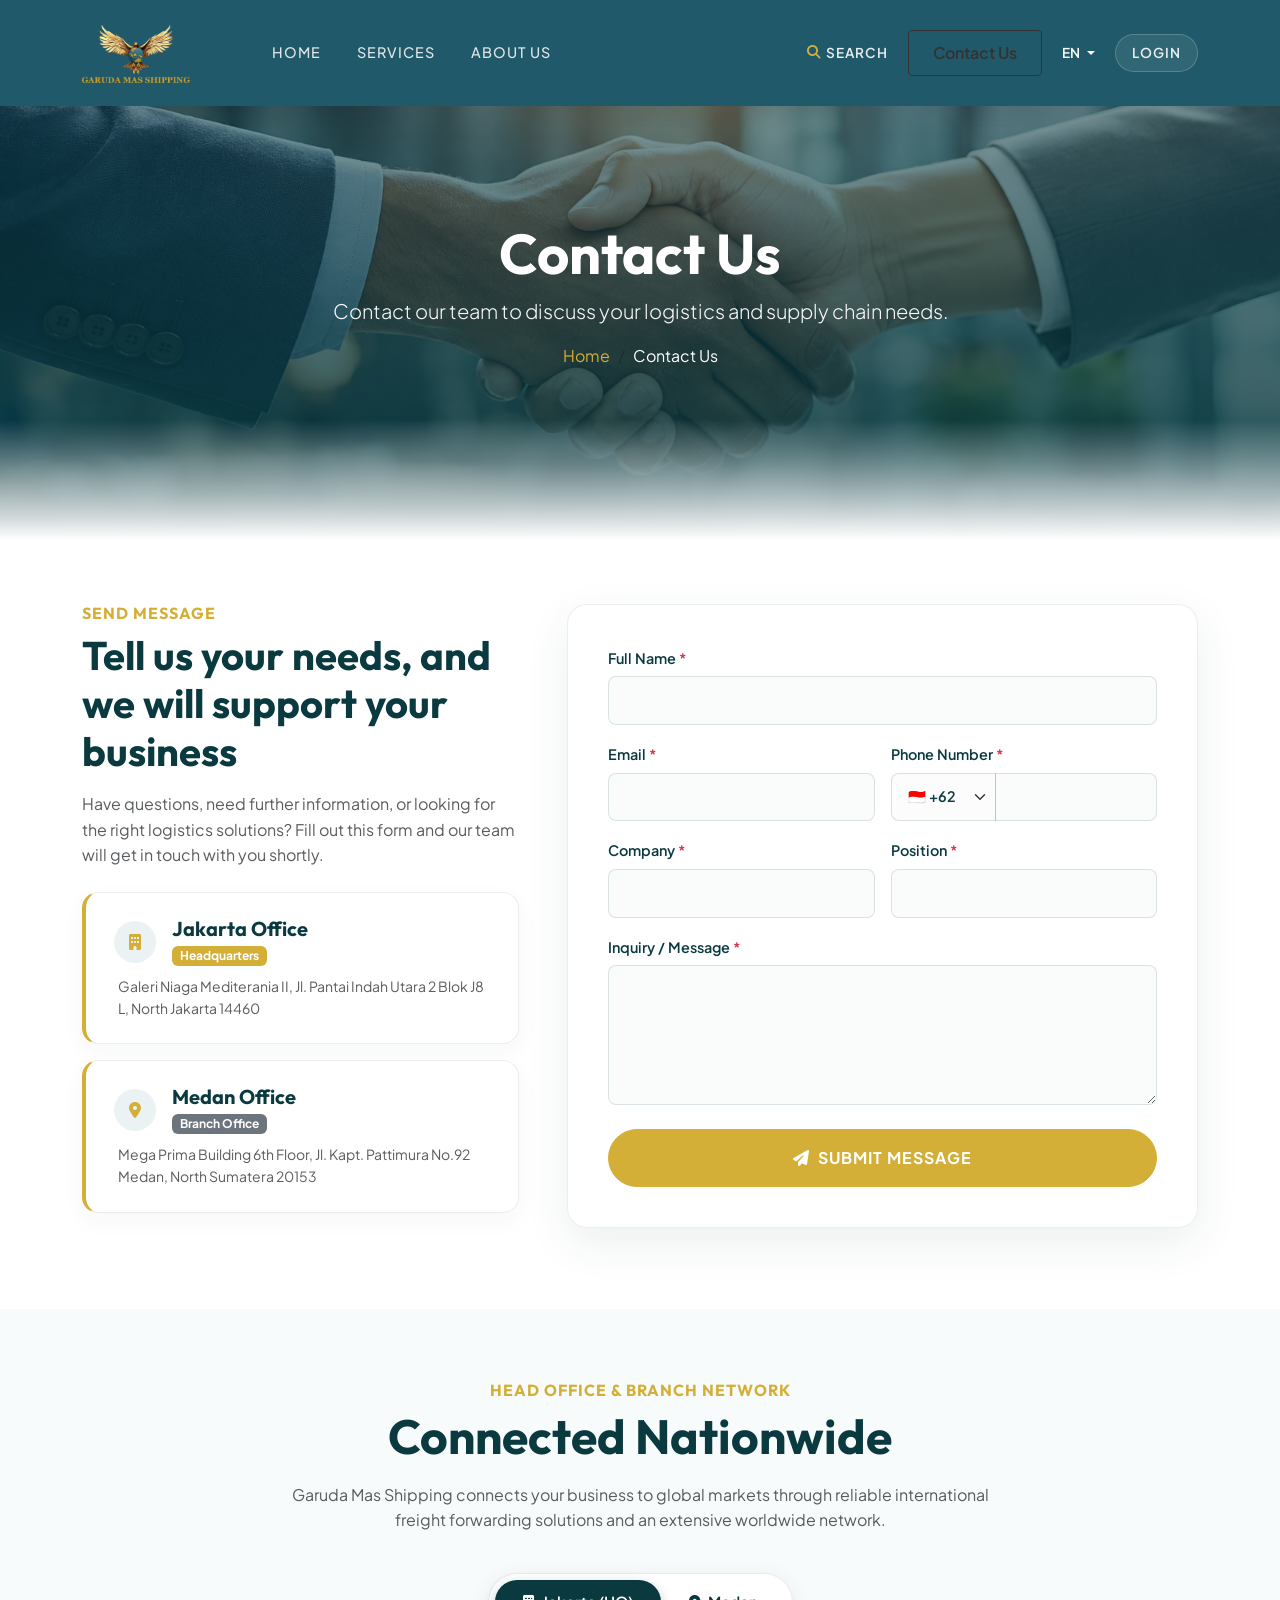
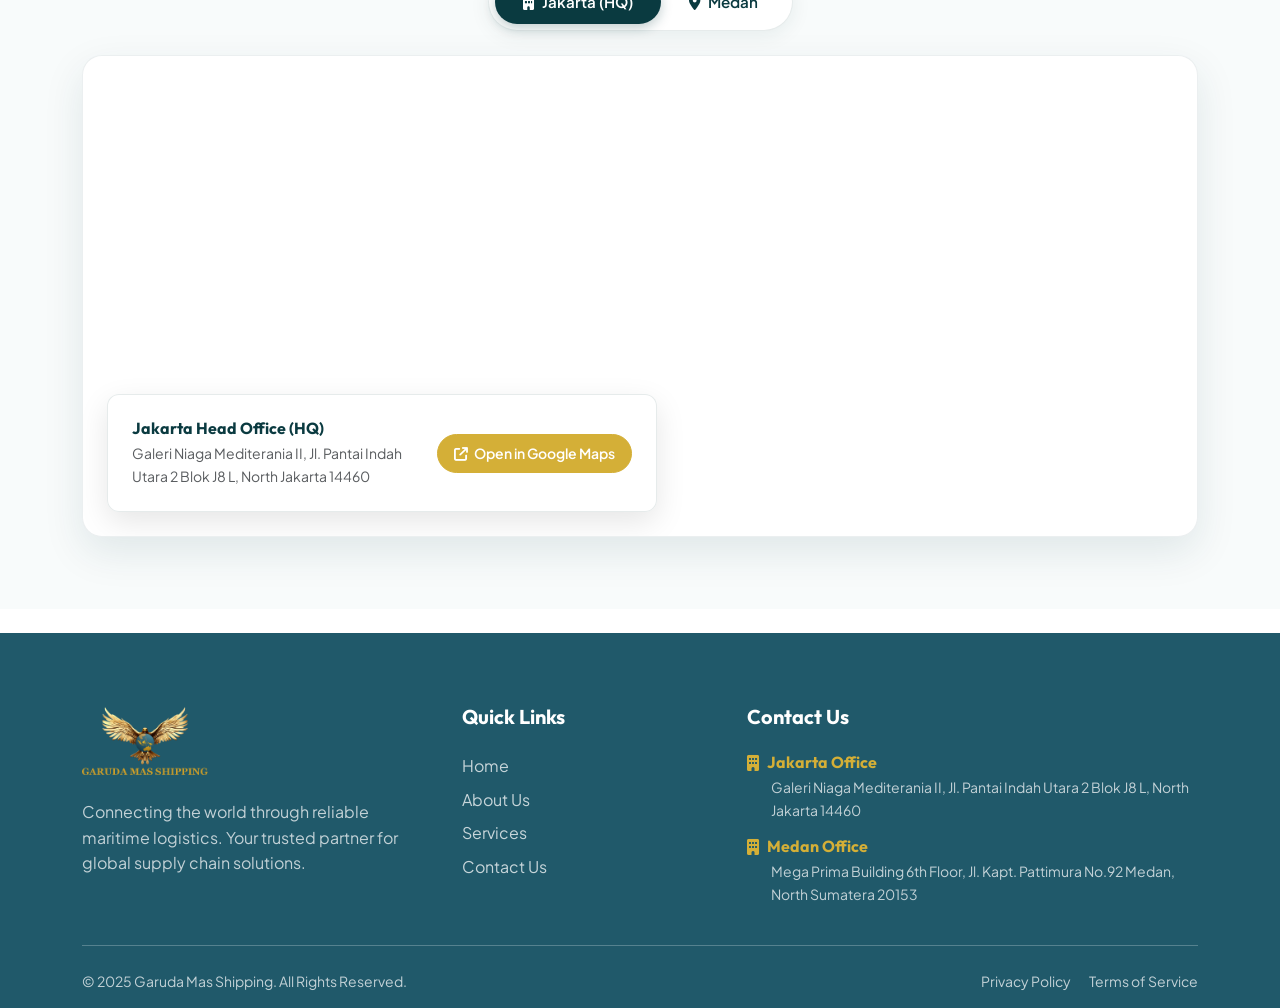
<file: contact.html>
<!DOCTYPE html>
<html lang="en">

<head>
    <meta charset="UTF-8">
    <meta name="viewport" content="width=device-width, initial-scale=1.0">
    <title>Contact Us | Garuda Mas Shipping</title>
    <meta name="description"
        content="Get in touch with Garuda Mas Shipping. Reach our Jakarta Head Office or Medan Branch for all your maritime logistics and freight inquiries.">

    <!-- Google Fonts -->
    <link rel="preconnect" href="https://fonts.googleapis.com">
    <link rel="preconnect" href="https://fonts.gstatic.com" crossorigin>
    <link
        href="https://fonts.googleapis.com/css2?family=Outfit:wght@300;400;500;600;700;800&family=Plus+Jakarta+Sans:wght@400;500;600;700&display=swap"
        rel="stylesheet">

    <!-- Bootstrap 5 CSS -->
    <link href="https://cdn.jsdelivr.net/npm/bootstrap@5.3.2/dist/css/bootstrap.min.css" rel="stylesheet">

    <!-- Font Awesome -->
    <link rel="stylesheet" href="https://cdnjs.cloudflare.com/ajax/libs/font-awesome/6.4.2/css/all.min.css">

    <!-- AOS Animation CSS -->
    <link href="https://unpkg.com/aos@2.3.1/dist/aos.css" rel="stylesheet">

    <!-- Custom CSS -->
    <link rel="stylesheet" href="assets/css/style.css">
</head>

<body>

    <!-- Navigation Bar -->
    <nav class="navbar navbar-expand-lg fixed-top" id="mainNav">
        <div class="container">
            <a class="navbar-brand d-flex align-items-center" href="index.html#home">
                <img src="img/logo.webp" alt="Garuda Mas Shipping Logo" height="60">
            </a>
            <button class="navbar-toggler text-white border-0" type="button" data-bs-toggle="collapse"
                data-bs-target="#navbarResponsive" aria-controls="navbarResponsive" aria-expanded="false"
                aria-label="Toggle navigation">
                <i class="fa-solid fa-bars fs-3"></i>
            </button>
            <div class="collapse navbar-collapse" id="navbarResponsive">
                <ul class="navbar-nav ms-lg-4 ms-xl-5 me-auto text-uppercase py-3 py-lg-0 align-items-lg-center">
                    <li class="nav-item"><a class="nav-link" href="index.html#home" data-i18n="nav_home">Home</a></li>
                    <li class="nav-item"><a class="nav-link" href="services.html" data-i18n="nav_services">Services</a></li>
                    <li class="nav-item"><a class="nav-link" href="about.html" data-i18n="nav_about">About Us</a></li>
                </ul>

                <div class="nav-actions-container d-flex flex-column flex-lg-row align-items-lg-center gap-2 mt-3 mt-lg-0 ms-lg-auto">
                    <!-- Search Trigger -->
                    <a href="#" class="nav-action-btn search-trigger" title="Search">
                        <i class="fa-solid fa-magnifying-glass me-1 text-gold"></i>
                        <span data-i18n="nav_search">SEARCH</span>
                    </a>

                    <!-- Contact Us Button -->
                    <a href="contact.html" class="btn btn-gold text-nowrap active" data-i18n="nav_contact">Contact Us</a>

                    <!-- Language Switcher & Login Row -->
                    <div class="d-flex align-items-center gap-2 w-100 w-lg-auto">
                        <!-- Language Switcher Dropdown -->
                        <div class="dropdown flex-grow-1 flex-lg-grow-0">
                            <button class="btn lang-dropdown-btn dropdown-toggle d-flex align-items-center justify-content-center gap-1 w-100"
                                type="button" id="langDropdown" data-bs-toggle="dropdown" aria-expanded="false">
                                <span id="currentLangLabel">EN</span>
                            </button>
                            <ul class="dropdown-menu dropdown-menu-end lang-dropdown-menu" aria-labelledby="langDropdown">
                                <li><a class="dropdown-item active" href="#" data-lang="en"><i
                                            class="fa-solid fa-globe me-2 text-gold"></i>English (EN)</a></li>
                                <li><a class="dropdown-item" href="#" data-lang="id"><i
                                            class="fa-solid fa-globe me-2 text-gold"></i>Indonesia (ID)</a></li>
                            </ul>
                        </div>

                        <!-- Login Link -->
                        <a href="https://www.garudamasshipping.com/" target="_blank" rel="noopener noreferrer" class="nav-action-btn nav-login-btn flex-grow-1 flex-lg-grow-0 text-center" data-i18n="nav_login">LOGIN</a>
                    </div>
                </div>
            </div>
        </div>
    </nav>

    <!-- Search Modal Overlay -->
    <div id="searchModal" class="search-modal-backdrop">
        <div class="search-modal-box">
            <button id="searchCloseBtn" class="search-close-btn" aria-label="Close Search"><i
                    class="fa-solid fa-xmark"></i></button>
            <form action="#" onsubmit="event.preventDefault();">
                <input type="text" id="searchModalInput" class="search-modal-input"
                    placeholder="Type here to search services, cargo, or information..." autocomplete="off">
            </form>
            <div class="mt-3 text-white-50 small">Press <kbd
                    class="bg-dark text-gold border border-secondary px-2 py-1 rounded">ESC</kbd> to exit</div>
        </div>
    </div>

    <!-- Page Header -->
    <header class="page-header position-relative d-flex align-items-center justify-content-center"
        style="background-image: url('img/handsake.png'); background-size: cover; background-position: center; height: 60vh; margin-top: 0;">
        <div class="position-absolute top-0 start-0 w-100 h-100"
            style="background: linear-gradient(to top, rgba(10,58,64,0.92), rgba(10,58,64,0.45));"></div>
        <!-- White bottom fade -->
        <div class="position-absolute bottom-0 start-0 w-100"
            style="height: 120px; background: linear-gradient(to top, rgba(255,255,255,1) 0%, rgba(255,255,255,0) 100%); z-index: 1;">
        </div>

        <div class="container position-relative z-3 text-center text-white mt-5">
            <h1 class="display-4 fw-bold mb-2" data-i18n="contact_page_title">Contact Us</h1>
            <p class="lead text-light opacity-90 mb-3 fs-5 max-w-700 mx-auto" data-i18n="contact_hero_subtitle">
                Contact our team to discuss your logistics and supply chain needs.
            </p>
            <nav aria-label="breadcrumb">
                <ol class="breadcrumb justify-content-center mb-0">
                    <li class="breadcrumb-item"><a href="index.html" class="text-gold text-decoration-none" data-i18n="nav_home">Home</a></li>
                    <li class="breadcrumb-item active text-white" aria-current="page" data-i18n="nav_contact">Contact Us</li>
                </ol>
            </nav>
        </div>
    </header>

    <!-- Main Contact Section -->
    <section class="py-5 my-3">
        <div class="container">
            <div class="row g-5 align-items-start">
                
                <!-- Left Column: Office Details & Support Info -->
                <div class="col-lg-5 pe-lg-4" data-aos="fade-right">
                    <div class="sticky-lg-top" style="top: 100px;">
                        <h6 class="text-gold fw-bold text-uppercase tracking-wide mb-2" data-i18n="contact_tag">Send Message</h6>
                        <h2 class="display-6 fw-bold text-teal mb-3" data-i18n="contact_heading">
                            Tell us your needs, and we will support your business
                        </h2>
                        <p class="text-muted mb-4" data-i18n="contact_subheading">
                            Have questions, need further information, or looking for the right logistics solutions? Fill out this form and our team will get in touch with you shortly.
                        </p>

                        <!-- Jakarta HQ Card -->
                        <div class="contact-office-card mb-3">
                            <div class="d-flex align-items-center gap-3 mb-2">
                                <div class="bg-light-teal rounded-circle p-2 text-teal d-flex align-items-center justify-content-center" style="width: 42px; height: 42px;">
                                    <i class="fa-solid fa-building text-gold"></i>
                                </div>
                                <div>
                                    <h5 class="fw-bold text-teal mb-0" data-i18n="footer_jakarta">Jakarta Office (HQ)</h5>
                                    <span class="badge bg-gold text-white small px-2 py-1">Headquarters</span>
                                </div>
                            </div>
                            <p class="text-muted small mb-0 ps-1">
                                Galeri Niaga Mediterania II, Jl. Pantai Indah Utara 2 Blok J8 L, North Jakarta 14460
                            </p>
                        </div>

                        <!-- Medan Office Card -->
                        <div class="contact-office-card mb-4">
                            <div class="d-flex align-items-center gap-3 mb-2">
                                <div class="bg-light-teal rounded-circle p-2 text-teal d-flex align-items-center justify-content-center" style="width: 42px; height: 42px;">
                                    <i class="fa-solid fa-location-dot text-gold"></i>
                                </div>
                                <div>
                                    <h5 class="fw-bold text-teal mb-0" data-i18n="footer_medan">Medan Office</h5>
                                    <span class="badge bg-secondary text-white small px-2 py-1">Branch Office</span>
                                </div>
                            </div>
                            <p class="text-muted small mb-0 ps-1">
                                Mega Prima Building 6th Floor, Jl. Kapt. Pattimura No.92 Medan, North Sumatera 20153
                            </p>
                        </div>
                    </div>
                </div>

                <!-- Right Column: Interactive Contact Form -->
                <div class="col-lg-7" data-aos="fade-left">
                    <div class="contact-form-card">
                        
                        <!-- Success Alert Message (Hidden by Default) -->
                        <div id="formSuccessAlert" class="alert alert-success d-none mb-4 p-3 rounded-3 shadow-sm border-0 bg-success text-white">
                            <div class="d-flex align-items-center">
                                <i class="fa-solid fa-circle-check fs-3 me-3"></i>
                                <div>
                                    <h6 class="fw-bold mb-1" data-i18n="contact_alert_success_title">Message Sent Successfully!</h6>
                                    <p class="mb-0 small" data-i18n="contact_alert_success">Thank you! Your message has been sent. Our team will contact you shortly.</p>
                                </div>
                            </div>
                        </div>

                        <form id="gmsContactForm">
                            <!-- Full Name -->
                            <div class="mb-3">
                                <label for="contactFullName" class="form-label" data-i18n="contact_lbl_name">Full Name <span class="text-danger">*</span></label>
                                <input type="text" class="form-control" id="contactFullName" required>
                            </div>

                            <!-- Email & Phone Number Grid -->
                            <div class="row g-3 mb-3">
                                <div class="col-md-6">
                                    <label for="contactEmail" class="form-label" data-i18n="contact_lbl_email">Email <span class="text-danger">*</span></label>
                                    <input type="email" class="form-control" id="contactEmail" required>
                                </div>
                                <div class="col-md-6">
                                    <label for="contactPhone" class="form-label" data-i18n="contact_lbl_phone">Phone Number <span class="text-danger">*</span></label>
                                    <div class="input-group">
                                        <select class="form-select bg-light-subtle text-teal fw-semibold" id="contactCountryCode" style="max-width: 105px;" aria-label="Country Code">
                                            <option value="+62" selected>🇮🇩 +62</option>
                                            <option value="+1">🇺🇸 +1</option>
                                            <option value="+65">🇸🇬 +65</option>
                                            <option value="+60">🇲🇾 +60</option>
                                            <option value="+86">🇨🇳 +86</option>
                                            <option value="+81">🇯🇵 +81</option>
                                            <option value="+44">🇬🇧 +44</option>
                                            <option value="+61">🇦🇺 +61</option>
                                            <option value="+971">🇦🇪 +971</option>
                                            <option value="+82">🇰🇷 +82</option>
                                            <option value="+66">🇹🇭 +66</option>
                                            <option value="+84">🇻🇳 +84</option>
                                            <option value="+91">🇮🇳 +91</option>
                                            <option value="+49">🇩🇪 +49</option>
                                            <option value="+31">🇳🇱 +31</option>
                                        </select>
                                        <input type="tel" class="form-control" id="contactPhone" required>
                                    </div>
                                </div>
                            </div>

                            <!-- Company & Position Grid -->
                            <div class="row g-3 mb-3">
                                <div class="col-md-6">
                                    <label for="contactCompany" class="form-label" data-i18n="contact_lbl_company">Company <span class="text-danger">*</span></label>
                                    <input type="text" class="form-control" id="contactCompany" required>
                                </div>
                                <div class="col-md-6">
                                    <label for="contactPosition" class="form-label" data-i18n="contact_lbl_position">Position <span class="text-danger">*</span></label>
                                    <input type="text" class="form-control" id="contactPosition" required>
                                </div>
                            </div>

                            <!-- Inquiry / Message -->
                            <div class="mb-4">
                                <label for="contactMessage" class="form-label" data-i18n="contact_lbl_message">Inquiry / Message <span class="text-danger">*</span></label>
                                <textarea class="form-control" id="contactMessage" rows="5" required></textarea>
                            </div>

                            <!-- Submit Button -->
                            <button type="submit" id="contactSubmitBtn" class="btn btn-gold w-100 py-3 rounded-pill fw-bold text-uppercase tracking-wide fs-6">
                                <i class="fa-solid fa-paper-plane me-2"></i><span data-i18n="contact_btn_submit">Submit Message</span>
                            </button>
                        </form>
                    </div>
                </div>

            </div>
        </div>
    </section>

    <!-- Connected Nationwide / Google Maps Section -->
    <section class="nationwide-map-section py-5 my-4" id="branches">
        <div class="container py-4">
            <div class="text-center mb-4" data-aos="fade-up">
                <h6 class="text-gold fw-bold text-uppercase tracking-wide mb-2" data-i18n="nationwide_tag">Head Office & Branch Network</h6>
                <h2 class="display-5 fw-bold text-teal mb-3" data-i18n="nationwide_title">Connected Nationwide</h2>
                <p class="text-muted max-w-700 mx-auto fs-6" data-i18n="nationwide_desc">
                    Garuda Mas Shipping connects your business to global markets through reliable international freight forwarding solutions and an extensive worldwide network.
                </p>
                
                <!-- Pill Switcher -->
                <div class="location-pill-nav mt-4" role="tablist">
                    <button class="location-pill-btn active" data-location="jakarta" type="button">
                        <i class="fa-solid fa-building me-2"></i>Jakarta (HQ)
                    </button>
                    <button class="location-pill-btn" data-location="medan" type="button">
                        <i class="fa-solid fa-location-dot me-2"></i>Medan
                    </button>
                </div>
            </div>

            <div class="row justify-content-center mt-4">
                <div class="col-12" data-aos="zoom-in">
                    <div class="map-container-card position-relative">
                        <iframe id="nationwideMapIframe" class="map-iframe"
                            src="https://maps.google.com/maps?q=Galeri%20Niaga%20Mediterania%20II%20Pantai%20Indah%20Kapuk%20Jakarta&t=&z=15&ie=UTF8&iwloc=&output=embed"
                            allowfullscreen="" loading="lazy" referrerpolicy="no-referrer-when-downgrade">
                        </iframe>

                        <div class="map-location-overlay position-absolute bottom-0 start-0 m-3 m-md-4 p-3 p-md-4 d-flex flex-column flex-md-row align-items-start align-items-md-center justify-content-between gap-3"
                            style="max-width: 90%; width: 550px;">
                            <div>
                                <h6 class="text-teal fw-bold mb-1" id="mapLocationTitle">Jakarta Head Office (HQ)</h6>
                                <p class="text-muted small mb-0" id="mapLocationAddress">
                                    Galeri Niaga Mediterania II, Jl. Pantai Indah Utara 2 Blok J8 L, North Jakarta 14460
                                </p>
                            </div>
                            <a id="mapExternalLink" href="https://maps.app.goo.gl/EW4m8V6uoxpQNSDp7" target="_blank" rel="noopener noreferrer"
                                class="btn btn-sm btn-gold text-nowrap rounded-pill px-3 py-2 fw-semibold">
                                <i class="fa-solid fa-arrow-up-right-from-square me-1"></i> <span data-i18n="btn_open_maps">Open in Google Maps</span>
                            </a>
                        </div>
                    </div>
                </div>
            </div>
        </div>
    </section>

    <!-- Footer -->
    <footer class="footer bg-dark-teal text-white pt-5 pb-3" id="contact">
        <div class="container pt-4">
            <div class="row g-4 mb-4">
                <!-- Company Profile Col -->
                <div class="col-lg-4 col-md-6 pe-lg-4">
                    <a class="navbar-brand mb-4 d-inline-block" href="index.html#home">
                        <img src="img/logo.webp" alt="Garuda Mas Shipping Logo" height="70">
                    </a>
                    <p class="text-light opacity-75 mb-4" data-i18n="footer_about">
                        Connecting the world through reliable maritime logistics. Your trusted partner for global supply chain solutions.
                    </p>
                </div>

                <!-- Quick Links Col -->
                <div class="col-lg-3 col-md-6">
                    <h5 class="text-white fw-bold mb-4" data-i18n="footer_quick_links">Quick Links</h5>
                    <ul class="list-unstyled footer-links">
                        <li class="mb-2"><a href="index.html#home" data-i18n="nav_home">Home</a></li>
                        <li class="mb-2"><a href="about.html" data-i18n="nav_about">About Us</a></li>
                        <li class="mb-2"><a href="services.html" data-i18n="nav_services">Services</a></li>
                        <li class="mb-2"><a href="contact.html" data-i18n="nav_contact">Contact Us</a></li>
                    </ul>
                </div>

                <!-- Contact & Offices Col -->
                <div class="col-lg-5 col-md-12">
                    <h5 class="text-white fw-bold mb-4" data-i18n="footer_contact_us">Contact Us</h5>
                    <div class="contact-info">
                        <!-- Jakarta Office -->
                        <div class="mb-3">
                            <h6 class="text-gold fw-bold mb-1 d-flex align-items-center">
                                <i class="fa-solid fa-building me-2"></i><span data-i18n="footer_jakarta">Jakarta
                                    Office</span>
                            </h6>
                            <p class="text-light opacity-75 mb-0 small ps-4">
                                Galeri Niaga Mediterania II, Jl. Pantai Indah Utara 2 Blok J8 L, North Jakarta 14460
                            </p>
                        </div>

                        <!-- Medan Office -->
                        <div class="mb-3">
                            <h6 class="text-gold fw-bold mb-1 d-flex align-items-center">
                                <i class="fa-solid fa-building me-2"></i><span data-i18n="footer_medan">Medan
                                    Office</span>
                            </h6>
                            <p class="text-light opacity-75 mb-0 small ps-4">
                                Mega Prima Building 6th Floor, Jl. Kapt. Pattimura No.92 Medan, North Sumatera 20153
                            </p>
                        </div>

                    </div>
                </div>
            </div>

            <hr class="border-light opacity-25 my-4">

            <div class="row align-items-center">
                <div class="col-md-6 text-center text-md-start">
                    <p class="text-light opacity-75 mb-0 small" data-i18n="footer_rights">&copy; 2025 Garuda Mas Shipping.
                        All Rights Reserved.</p>
                </div>
                <div class="col-md-6 text-center text-md-end mt-3 mt-md-0">
                    <ul class="list-inline mb-0 small">
                        <li class="list-inline-item me-3"><a href="#"
                                class="text-light opacity-75 hover-gold text-decoration-none"
                                data-i18n="footer_privacy">Privacy Policy</a></li>
                        <li class="list-inline-item"><a href="#"
                                class="text-light opacity-75 hover-gold text-decoration-none"
                                data-i18n="footer_terms">Terms of Service</a></li>
                    </ul>
                </div>
            </div>
        </div>
    </footer>

    <!-- Scripts -->
    <script src="https://code.jquery.com/jquery-3.7.1.min.js"></script>
    <script src="https://cdn.jsdelivr.net/npm/bootstrap@5.3.2/dist/js/bootstrap.bundle.min.js"></script>

    <!-- AOS Animation JS -->
    <script src="https://unpkg.com/aos@2.3.1/dist/aos.js"></script>

    <script src="assets/js/main.js"></script>

    <script>
        document.addEventListener('DOMContentLoaded', function () {
            // Initialize AOS
            AOS.init({
                offset: 120,
                easing: 'ease-out-cubic',
                duration: 900,
                once: true
            });
        });
    </script>
</body>

</html>
</file>
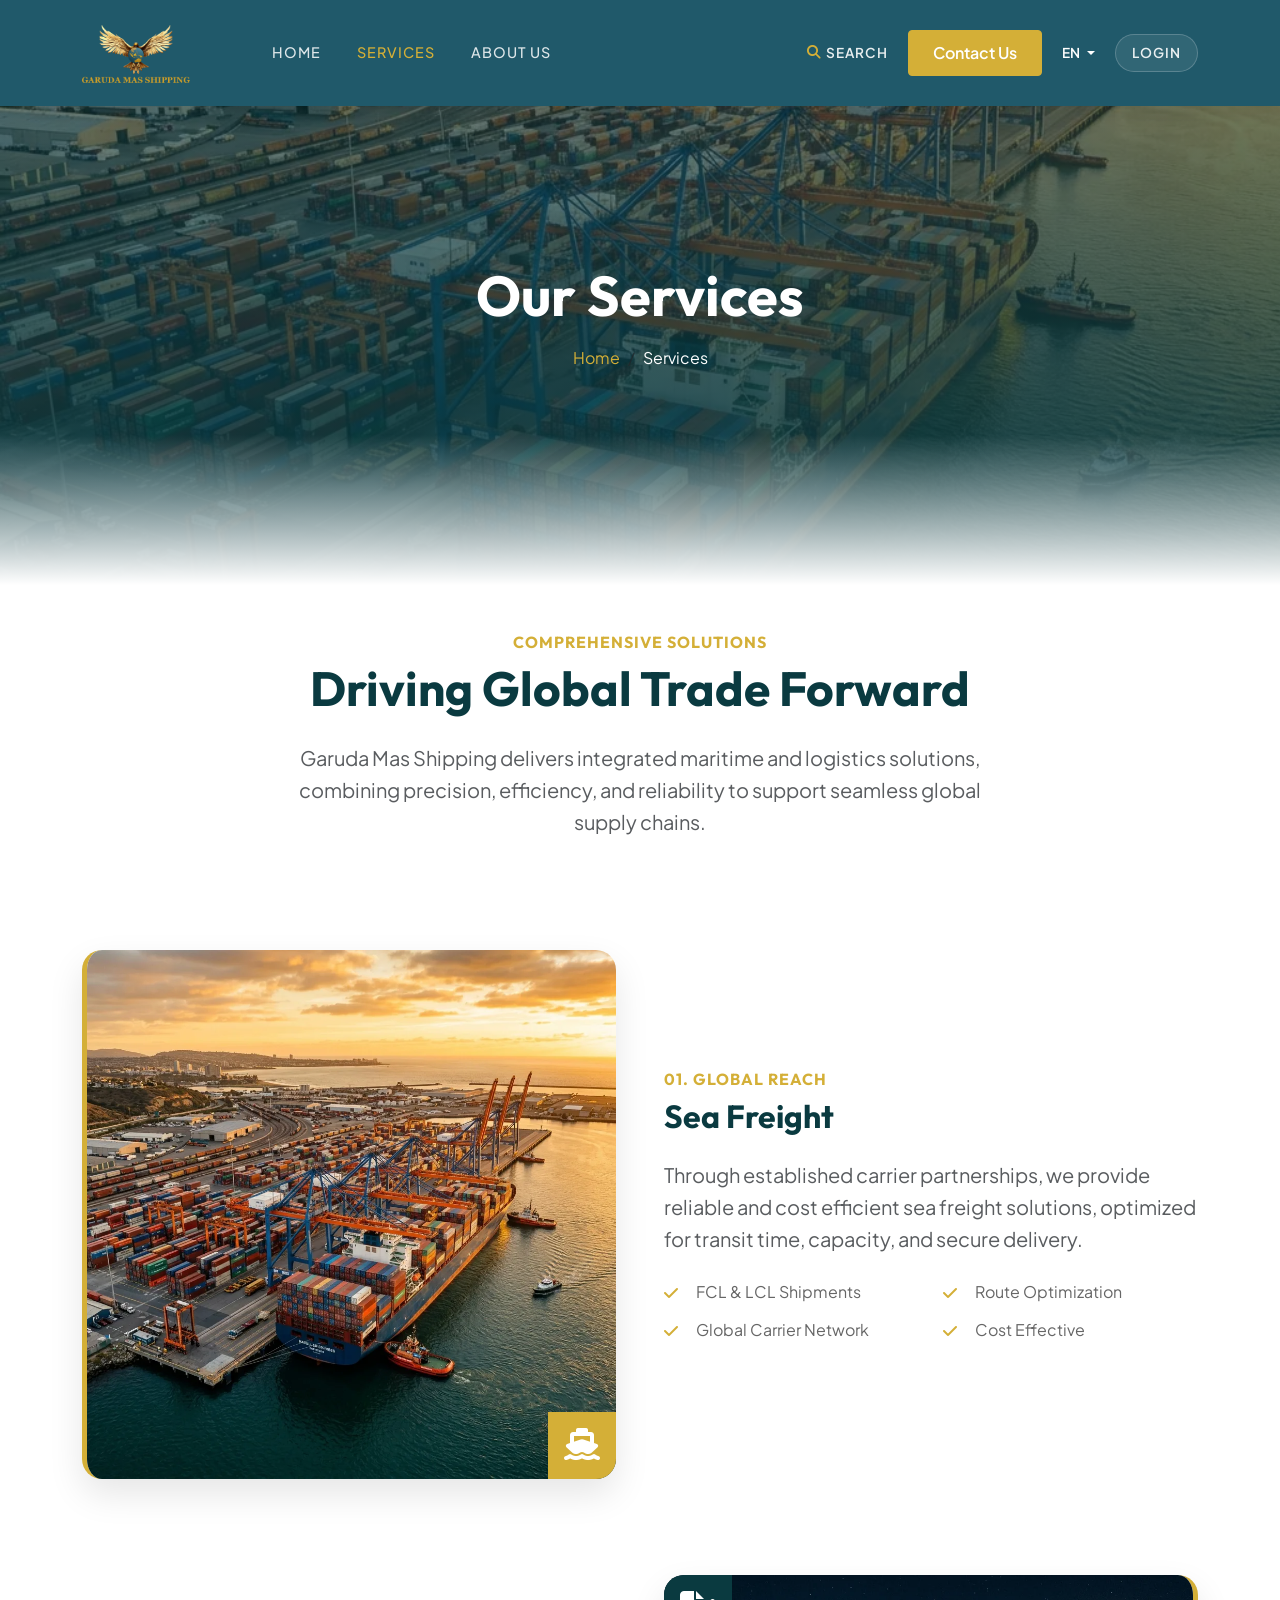
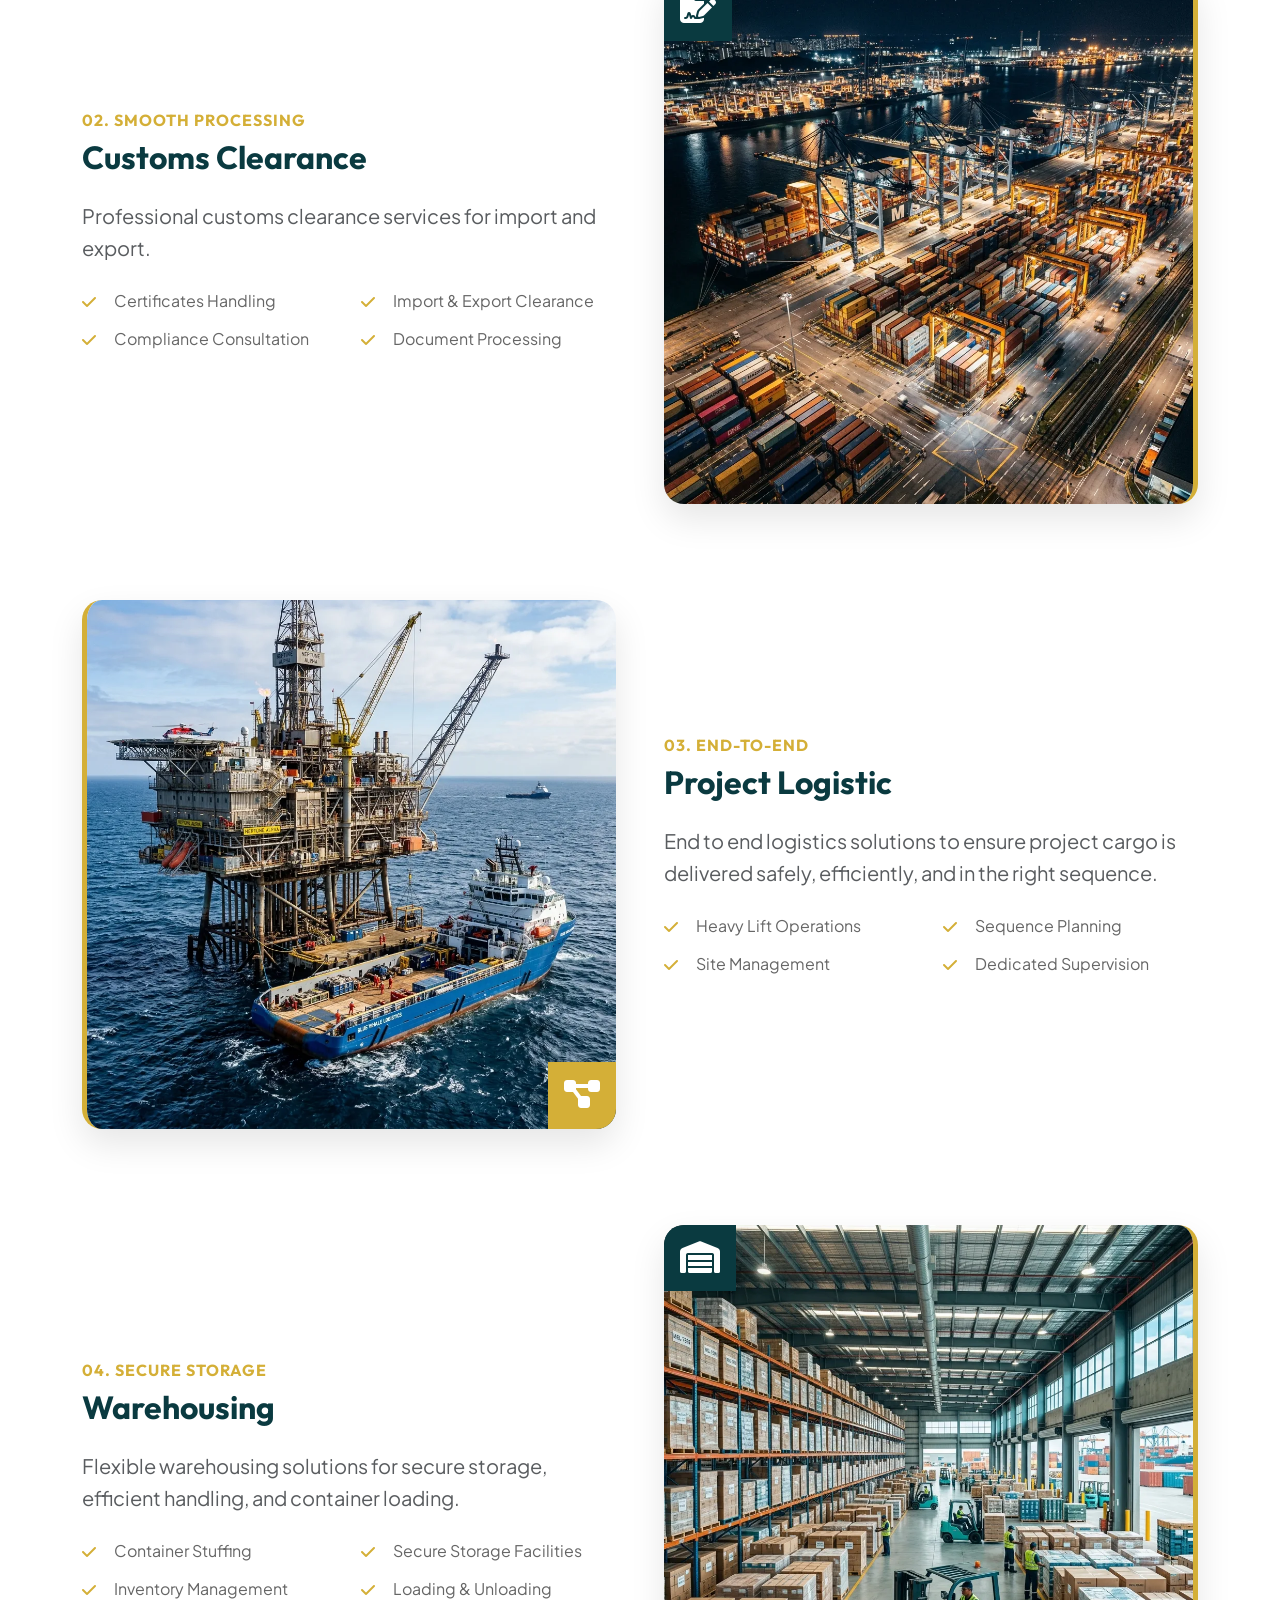
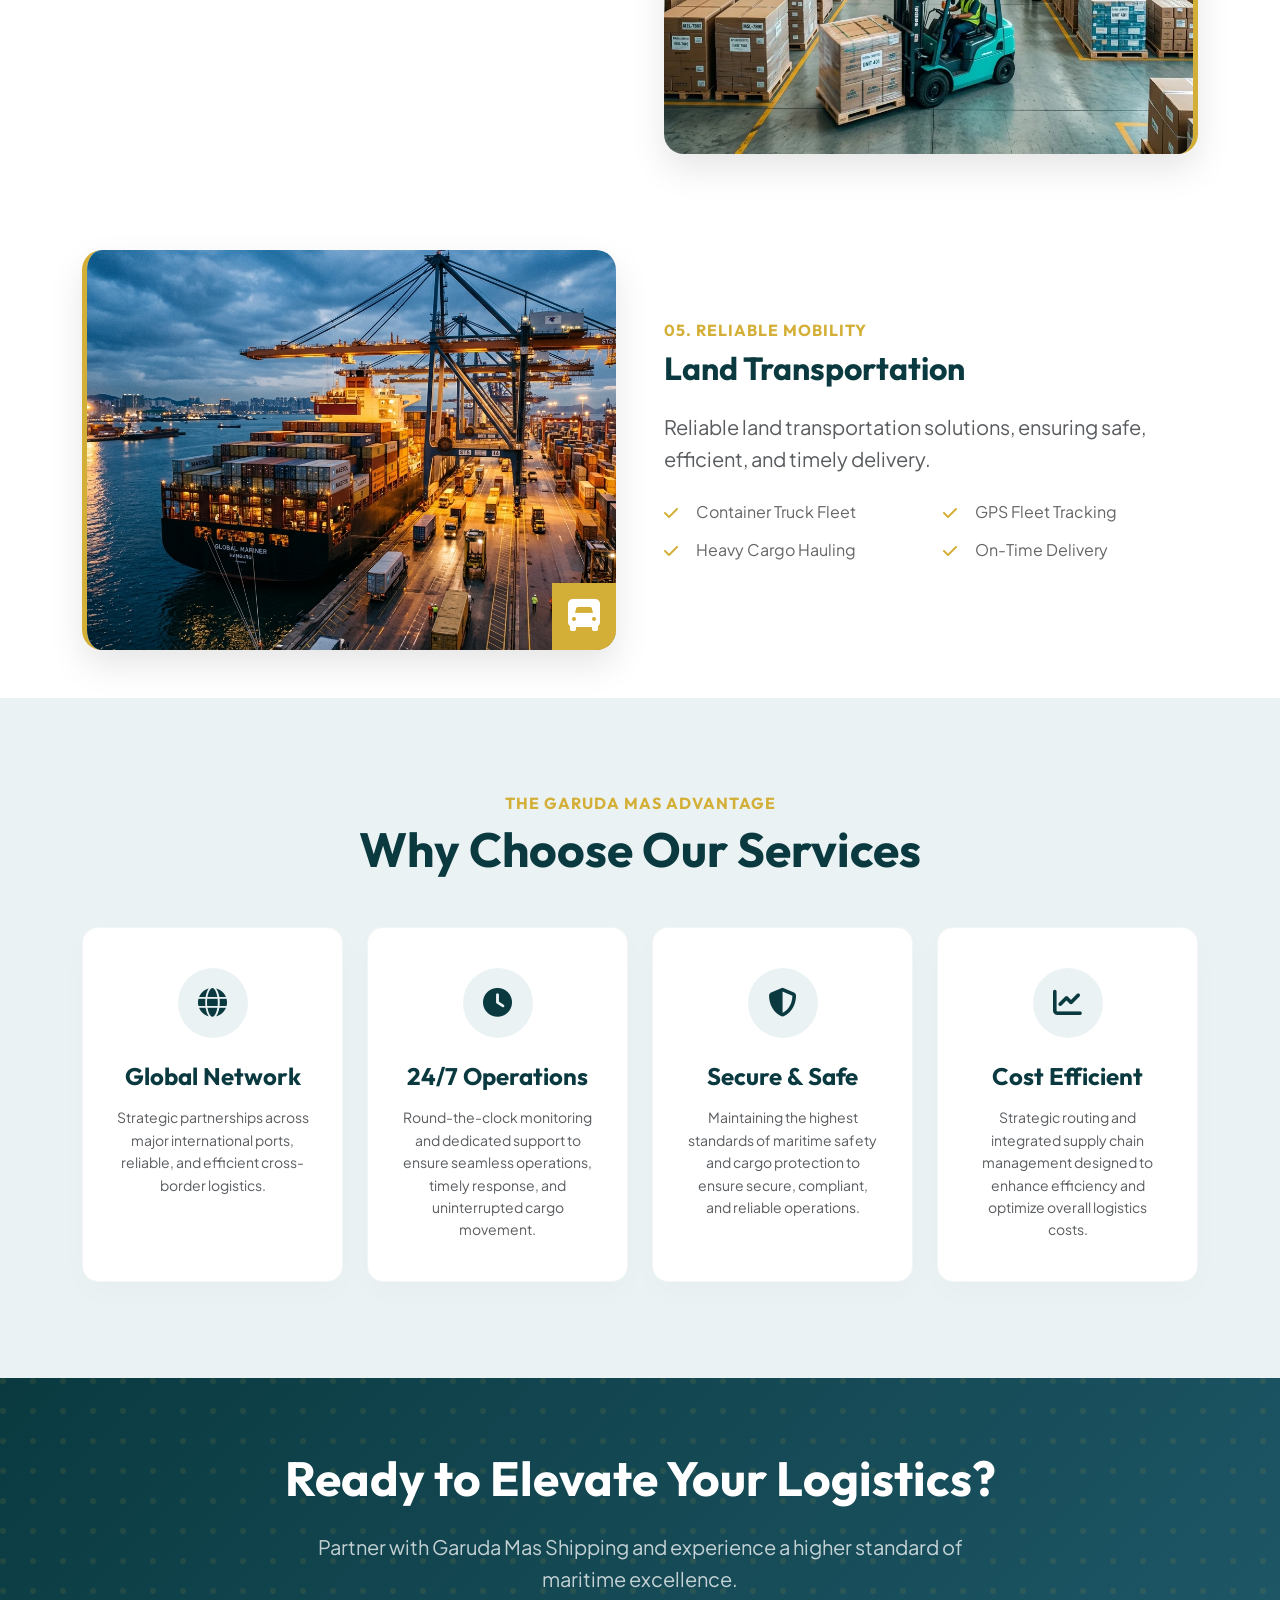
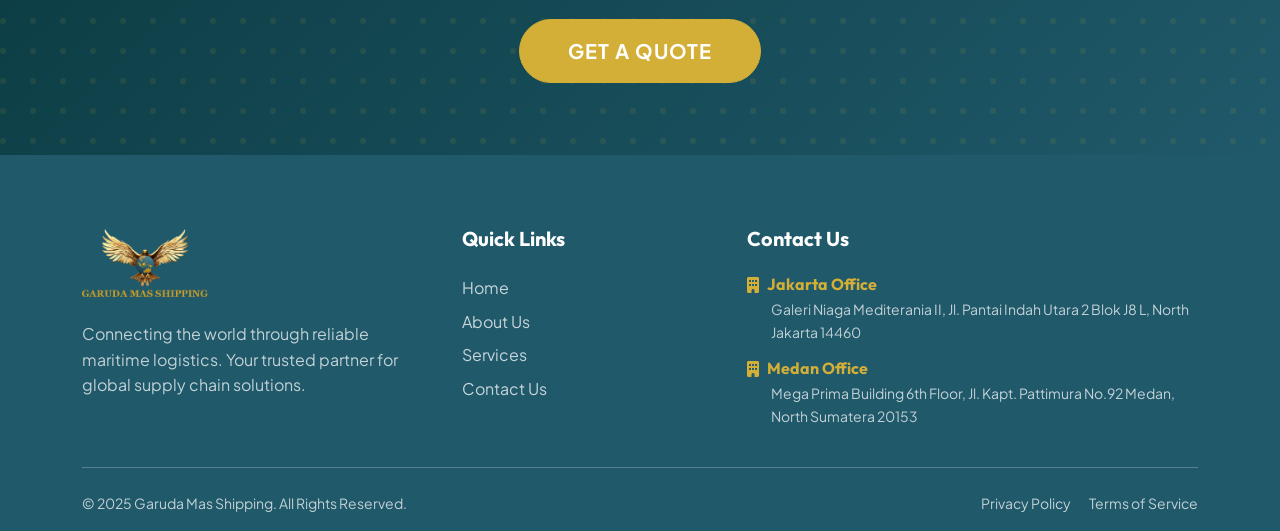
<file: services.html>
<!DOCTYPE html>
<html lang="en">

<head>
    <meta charset="UTF-8">
    <meta name="viewport" content="width=device-width, initial-scale=1.0">
    <title>Our Services | Garuda Mas Shipping</title>
    <meta name="description"
        content="Discover the comprehensive maritime and logistics services offered by Garuda Mas Shipping: Sea Freight, Customs Clearance, Project Logistic, Warehousing, and Land Transportation.">

    <!-- Google Fonts -->
    <link rel="preconnect" href="https://fonts.googleapis.com">
    <link rel="preconnect" href="https://fonts.gstatic.com" crossorigin>
    <link
        href="https://fonts.googleapis.com/css2?family=Outfit:wght@300;400;500;600;700;800&family=Plus+Jakarta+Sans:wght@400;500;600;700&display=swap"
        rel="stylesheet">

    <!-- Bootstrap 5 CSS -->
    <link href="https://cdn.jsdelivr.net/npm/bootstrap@5.3.2/dist/css/bootstrap.min.css" rel="stylesheet">

    <!-- Font Awesome -->
    <link rel="stylesheet" href="https://cdnjs.cloudflare.com/ajax/libs/font-awesome/6.4.2/css/all.min.css">

    <!-- AOS Animation CSS -->
    <link href="https://unpkg.com/aos@2.3.1/dist/aos.css" rel="stylesheet">

    <!-- Custom CSS -->
    <link rel="stylesheet" href="assets/css/style.css">

    <style>
        .service-feature-list li {
            position: relative;
            padding-left: 2rem;
            margin-bottom: 0.75rem;
            color: var(--text-muted);
        }

        .service-feature-list li::before {
            content: '\f00c';
            font-family: 'Font Awesome 6 Free';
            font-weight: 900;
            position: absolute;
            left: 0;
            top: 2px;
            color: var(--gold);
        }

        .service-card-img {
            transition: transform 0.8s cubic-bezier(0.165, 0.84, 0.44, 1);
            object-fit: cover;
            width: 100%;
            height: 100%;
            min-height: 400px;
        }

        .service-img-wrapper {
            border-radius: 1.25rem;
            overflow: hidden;
            box-shadow: 0 15px 35px rgba(0, 0, 0, 0.1);
            position: relative;
        }

        .service-img-wrapper:hover .service-card-img {
            transform: scale(1.05);
        }

        @media (min-width: 992px) {
            .service-block:nth-child(even) .row {
                flex-direction: row-reverse;
            }
        }

        .benefit-card {
            background: var(--white);
            border-radius: 16px;
            padding: 2.5rem 2rem;
            height: 100%;
            transition: all 0.3s ease;
            border: 1px solid rgba(10, 58, 64, 0.05);
            box-shadow: 0 10px 30px rgba(0, 0, 0, 0.02);
            position: relative;
            overflow: hidden;
        }

        .benefit-card:hover {
            transform: translateY(-8px);
            box-shadow: 0 15px 40px rgba(10, 58, 64, 0.08);
            border-color: rgba(212, 175, 55, 0.3);
        }

        .benefit-card::after {
            content: '';
            position: absolute;
            bottom: 0;
            left: 0;
            width: 0;
            height: 4px;
            background-color: var(--gold);
            transition: width 0.4s ease;
        }

        .benefit-card:hover::after {
            width: 100%;
        }

        .benefit-icon {
            width: 70px;
            height: 70px;
            background-color: var(--light-teal);
            border-radius: 50%;
            display: flex;
            align-items: center;
            justify-content: center;
            font-size: 1.8rem;
            color: var(--primary-teal);
            margin-bottom: 1.5rem;
            transition: all 0.3s ease;
        }

        .benefit-card:hover .benefit-icon {
            background-color: var(--gold);
            color: var(--white);
        }

        .cta-section {
            background: linear-gradient(135deg, var(--primary-teal) 0%, var(--dark-teal) 100%);
            position: relative;
        }

        .cta-pattern {
            position: absolute;
            top: 0;
            left: 0;
            width: 100%;
            height: 100%;
            background-image: url('data:image/svg+xml;utf8,<svg width="20" height="20" viewBox="0 0 20 20" xmlns="http://www.w3.org/2000/svg"><circle cx="2" cy="2" r="2" fill="%23D4AF37" fill-opacity="0.1"/></svg>');
            background-size: 30px 30px;
        }

        @media (max-width: 767.98px) {
            .service-card-img {
                min-height: 250px;
            }

            .benefit-card {
                padding: 1.5rem;
            }
        }
    </style>
</head>

<body>

    <!-- Navigation Bar -->
    <nav class="navbar navbar-expand-lg fixed-top" id="mainNav">
        <div class="container">
            <a class="navbar-brand d-flex align-items-center" href="index.html#home">
                <img src="img/logo.webp" alt="Garuda Mas Shipping Logo" height="60">
            </a>
            <button class="navbar-toggler text-white border-0" type="button" data-bs-toggle="collapse"
                data-bs-target="#navbarResponsive" aria-controls="navbarResponsive" aria-expanded="false"
                aria-label="Toggle navigation">
                <i class="fa-solid fa-bars fs-3"></i>
            </button>
            <div class="collapse navbar-collapse" id="navbarResponsive">
                <ul class="navbar-nav ms-lg-4 ms-xl-5 me-auto text-uppercase py-3 py-lg-0 align-items-lg-center">
                    <li class="nav-item"><a class="nav-link" href="index.html#home" data-i18n="nav_home">Home</a></li>
                    <li class="nav-item"><a class="nav-link active" href="services.html" data-i18n="nav_services">Services</a></li>
                    <li class="nav-item"><a class="nav-link" href="about.html" data-i18n="nav_about">About Us</a></li>
                </ul>

                <div class="nav-actions-container d-flex flex-column flex-lg-row align-items-lg-center gap-2 mt-3 mt-lg-0 ms-lg-auto">
                    <!-- Search Trigger -->
                    <a href="#" class="nav-action-btn search-trigger" title="Search">
                        <i class="fa-solid fa-magnifying-glass me-1 text-gold"></i>
                        <span data-i18n="nav_search">SEARCH</span>
                    </a>

                    <!-- Contact Us Button -->
                    <a href="contact.html" class="btn btn-gold text-nowrap" data-i18n="nav_contact">Contact Us</a>

                    <!-- Language Switcher & Login Row -->
                    <div class="d-flex align-items-center gap-2 w-100 w-lg-auto">
                        <!-- Language Switcher Dropdown -->
                        <div class="dropdown flex-grow-1 flex-lg-grow-0">
                            <button class="btn lang-dropdown-btn dropdown-toggle d-flex align-items-center justify-content-center gap-1 w-100"
                                type="button" id="langDropdown" data-bs-toggle="dropdown" aria-expanded="false">
                                <span id="currentLangLabel">EN</span>
                            </button>
                            <ul class="dropdown-menu dropdown-menu-end lang-dropdown-menu" aria-labelledby="langDropdown">
                                <li><a class="dropdown-item active" href="#" data-lang="en"><i
                                            class="fa-solid fa-globe me-2 text-gold"></i>English (EN)</a></li>
                                <li><a class="dropdown-item" href="#" data-lang="id"><i
                                            class="fa-solid fa-globe me-2 text-gold"></i>Indonesia (ID)</a></li>
                            </ul>
                        </div>

                        <!-- Login Link -->
                        <a href="https://www.garudamasshipping.com/" target="_blank" rel="noopener noreferrer" class="nav-action-btn nav-login-btn flex-grow-1 flex-lg-grow-0 text-center" data-i18n="nav_login">LOGIN</a>
                    </div>
                </div>
            </div>
        </div>
    </nav>

    <!-- Search Modal Overlay -->
    <div id="searchModal" class="search-modal-backdrop">
        <div class="search-modal-box">
            <button id="searchCloseBtn" class="search-close-btn" aria-label="Close Search"><i
                    class="fa-solid fa-xmark"></i></button>
            <form action="#" onsubmit="event.preventDefault();">
                <input type="text" id="searchModalInput" class="search-modal-input"
                    placeholder="Type here to search services, cargo, or information..." autocomplete="off">
            </form>
            <div class="mt-3 text-white-50 small">Press <kbd
                    class="bg-dark text-gold border border-secondary px-2 py-1 rounded">ESC</kbd> to exit</div>
        </div>
    </div>

    <!-- Page Header -->
    <header class="page-header position-relative d-flex align-items-center justify-content-center"
        style="background-image: url('assets/images/service_freight.webp'); background-size: cover; background-position: center; height: 65vh; margin-top: 0;">
        <div class="position-absolute top-0 start-0 w-100 h-100"
            style="background: linear-gradient(to top, rgba(10,58,64,0.95), rgba(10,58,64,0.5));"></div>
        <!-- White bottom fade/shadow -->
        <div class="position-absolute bottom-0 start-0 w-100"
            style="height: 150px; background: linear-gradient(to top, rgba(255,255,255,1) 0%, rgba(255,255,255,0) 100%); z-index: 1;">
        </div>

        <div class="container position-relative z-3 text-center text-white mt-5">
            <h1 class="display-4 fw-bold mb-3" data-i18n="services_page_title">Our Services</h1>
            <nav aria-label="breadcrumb">
                <ol class="breadcrumb justify-content-center mb-0">
                    <li class="breadcrumb-item"><a href="index.html" class="text-gold text-decoration-none" data-i18n="nav_home">Home</a></li>
                    <li class="breadcrumb-item active text-white" aria-current="page" data-i18n="nav_services">Services</li>
                </ol>
            </nav>
        </div>
    </header>

    <!-- Overview Section -->
    <section class="py-5 bg-white">
        <div class="container">
            <div class="row justify-content-center text-center">
                <div class="col-lg-8" data-aos="fade-up">
                    <h6 class="text-gold fw-bold text-uppercase tracking-wide mb-2" data-i18n="services_overview_tag">Comprehensive Solutions</h6>
                    <h2 class="display-5 fw-bold text-teal mb-4" data-i18n="services_overview_title">Driving Global Trade Forward</h2>
                    <p class="text-muted fs-5" data-i18n="services_overview_desc">
                        Garuda Mas Shipping delivers integrated maritime and logistics solutions, combining precision, efficiency, and reliability to support seamless global supply chains.
                    </p>
                </div>
            </div>
        </div>
    </section>

    <!-- Detailed 5 Services Sections -->
    <section class="py-5">
        <div class="container">

            <!-- Service 1: Sea Freight -->
            <div class="service-block mb-5 pb-5" data-aos="fade-up">
                <div class="row align-items-center g-5">
                    <div class="col-lg-6">
                        <div class="service-img-wrapper border-start border-gold border-5">
                            <img src="assets/images/service_freight.webp" alt="Sea Freight"
                                class="service-card-img img-fluid" loading="lazy" decoding="async">
                            <div
                                class="position-absolute bottom-0 end-0 bg-gold text-white p-3 rounded-start-top shadow-lg z-2">
                                <i class="fa-solid fa-ship fs-2"></i>
                            </div>
                        </div>
                    </div>
                    <div class="col-lg-6">
                        <h6 class="text-gold fw-bold text-uppercase tracking-wide mb-2" data-i18n="service_1_eyebrow">01. Global Reach</h6>
                        <h2 class="fw-bold text-teal mb-4" data-i18n="service_1_title">Sea Freight</h2>
                        <p class="text-muted fs-5 mb-4" data-i18n="service_1_desc">
                            Through established carrier partnerships, we provide reliable and cost efficient sea freight solutions, optimized for transit time, capacity, and secure delivery.
                        </p>

                        <div class="row mt-4">
                            <div class="col-sm-6">
                                <ul class="list-unstyled service-feature-list">
                                    <li data-i18n="service_1_f1">FCL & LCL Shipments</li>
                                    <li data-i18n="service_1_f3">Global Carrier Network</li>
                                </ul>
                            </div>
                            <div class="col-sm-6">
                                <ul class="list-unstyled service-feature-list">
                                    <li data-i18n="service_1_f2">Route Optimization</li>
                                    <li data-i18n="service_1_f4">Cost Effective</li>
                                </ul>
                            </div>
                        </div>
                    </div>
                </div>
            </div>

            <!-- Service 2: Customs Clearance -->
            <div class="service-block mb-5 pb-5" data-aos="fade-up">
                <div class="row align-items-center g-5">
                    <div class="col-lg-6">
                        <div class="service-img-wrapper border-end border-gold border-5">
                            <img src="assets/images/service_port.webp" alt="Customs Clearance"
                                class="service-card-img img-fluid" loading="lazy" decoding="async">
                            <div
                                class="position-absolute top-0 start-0 bg-teal text-white p-3 rounded-end-bottom shadow-lg z-2">
                                <i class="fa-solid fa-file-signature fs-2"></i>
                            </div>
                        </div>
                    </div>
                    <div class="col-lg-6">
                        <h6 class="text-gold fw-bold text-uppercase tracking-wide mb-2" data-i18n="service_2_eyebrow">02. Smooth Processing</h6>
                        <h2 class="fw-bold text-teal mb-4" data-i18n="service_2_title">Customs Clearance</h2>
                        <p class="text-muted fs-5 mb-4" data-i18n="service_2_desc">
                            Professional customs clearance services for import and export.
                        </p>

                        <div class="row mt-4">
                            <div class="col-sm-6">
                                <ul class="list-unstyled service-feature-list">
                                    <li data-i18n="service_2_f1">Import & Export Clearance</li>
                                    <li data-i18n="service_2_f3">Document Processing</li>
                                </ul>
                            </div>
                            <div class="col-sm-6">
                                <ul class="list-unstyled service-feature-list">
                                    <li data-i18n="service_2_f2">Certificates Handling</li>
                                    <li data-i18n="service_2_f4">Compliance Consultation</li>
                                </ul>
                            </div>
                        </div>
                    </div>
                </div>
            </div>

            <!-- Service 3: Project Logistic -->
            <div class="service-block mb-5 pb-5" data-aos="fade-up">
                <div class="row align-items-center g-5">
                    <div class="col-lg-6">
                        <div class="service-img-wrapper border-start border-gold border-5">
                            <img src="assets/images/service_offshore.webp" alt="Project Logistic"
                                class="service-card-img img-fluid" loading="lazy" decoding="async">
                            <div
                                class="position-absolute bottom-0 end-0 bg-gold text-white p-3 rounded-start-top shadow-lg z-2">
                                <i class="fa-solid fa-diagram-project fs-2"></i>
                            </div>
                        </div>
                    </div>
                    <div class="col-lg-6">
                        <h6 class="text-gold fw-bold text-uppercase tracking-wide mb-2" data-i18n="service_3_eyebrow">03. End-To-End</h6>
                        <h2 class="fw-bold text-teal mb-4" data-i18n="service_3_title">Project Logistic</h2>
                        <p class="text-muted fs-5 mb-4" data-i18n="service_3_desc">
                            End to end logistics solutions to ensure project cargo is delivered safely, efficiently, and in the right sequence.
                        </p>

                        <div class="row mt-4">
                            <div class="col-sm-6">
                                <ul class="list-unstyled service-feature-list">
                                    <li data-i18n="service_3_f1">Heavy Lift Operations</li>
                                    <li data-i18n="service_3_f3">Site Management</li>
                                </ul>
                            </div>
                            <div class="col-sm-6">
                                <ul class="list-unstyled service-feature-list">
                                    <li data-i18n="service_3_f2">Sequence Planning</li>
                                    <li data-i18n="service_3_f4">Dedicated Supervision</li>
                                </ul>
                            </div>
                        </div>
                    </div>
                </div>
            </div>

            <!-- Service 4: Warehousing -->
            <div class="service-block mb-5 pb-5" data-aos="fade-up">
                <div class="row align-items-center g-5">
                    <div class="col-lg-6">
                        <div class="service-img-wrapper border-end border-gold border-5">
                            <img src="assets/images/business_4_1778153649774.webp" alt="Warehousing"
                                class="service-card-img img-fluid" loading="lazy" decoding="async">
                            <div
                                class="position-absolute top-0 start-0 bg-teal text-white p-3 rounded-end-bottom shadow-lg z-2">
                                <i class="fa-solid fa-warehouse fs-2"></i>
                            </div>
                        </div>
                    </div>
                    <div class="col-lg-6">
                        <h6 class="text-gold fw-bold text-uppercase tracking-wide mb-2" data-i18n="service_4_eyebrow">04. Secure Storage</h6>
                        <h2 class="fw-bold text-teal mb-4" data-i18n="service_4_title">Warehousing</h2>
                        <p class="text-muted fs-5 mb-4" data-i18n="service_4_desc">
                            Flexible warehousing solutions for secure storage, efficient handling, and container loading.
                        </p>

                        <div class="row mt-4">
                            <div class="col-sm-6">
                                <ul class="list-unstyled service-feature-list">
                                    <li data-i18n="service_4_f1">Secure Storage Facilities</li>
                                    <li data-i18n="service_4_f3">Loading & Unloading</li>
                                </ul>
                            </div>
                            <div class="col-sm-6">
                                <ul class="list-unstyled service-feature-list">
                                    <li data-i18n="service_4_f2">Container Stuffing</li>
                                    <li data-i18n="service_4_f4">Inventory Management</li>
                                </ul>
                            </div>
                        </div>
                    </div>
                </div>
            </div>

            <!-- Service 5: Land Transportation -->
            <div class="service-block" data-aos="fade-up">
                <div class="row align-items-center g-5">
                    <div class="col-lg-6">
                        <div class="service-img-wrapper border-start border-gold border-5">
                            <img src="assets/images/hero_slide_3.jpg" alt="Land Transportation"
                                class="service-card-img img-fluid" loading="lazy" decoding="async">
                            <div
                                class="position-absolute bottom-0 end-0 bg-gold text-white p-3 rounded-start-top shadow-lg z-2">
                                <i class="fa-solid fa-truck-front fs-2"></i>
                            </div>
                        </div>
                    </div>
                    <div class="col-lg-6">
                        <h6 class="text-gold fw-bold text-uppercase tracking-wide mb-2" data-i18n="service_5_eyebrow">05. Reliable Mobility</h6>
                        <h2 class="fw-bold text-teal mb-4" data-i18n="service_5_title">Land Transportation</h2>
                        <p class="text-muted fs-5 mb-4" data-i18n="service_5_desc">
                            Reliable land transportation solutions, ensuring safe, efficient, and timely delivery.
                        </p>

                        <div class="row mt-4">
                            <div class="col-sm-6">
                                <ul class="list-unstyled service-feature-list">
                                    <li data-i18n="service_5_f1">Container Truck Fleet</li>
                                    <li data-i18n="service_5_f3">Heavy Cargo Hauling</li>
                                </ul>
                            </div>
                            <div class="col-sm-6">
                                <ul class="list-unstyled service-feature-list">
                                    <li data-i18n="service_5_f2">GPS Fleet Tracking</li>
                                    <li data-i18n="service_5_f4">On-Time Delivery</li>
                                </ul>
                            </div>
                        </div>
                    </div>
                </div>
            </div>

        </div>
    </section>

    <!-- Why Choose Our Services -->
    <section class="py-5 bg-light-teal">
        <div class="container py-5">
            <div class="text-center mb-5" data-aos="fade-up">
                <h6 class="text-gold fw-bold text-uppercase tracking-wide mb-2" data-i18n="why_choose_tag">The Garuda Mas Advantage</h6>
                <h2 class="display-5 fw-bold text-teal" data-i18n="why_choose_title">Why Choose Our Services</h2>
            </div>

            <div class="row g-4">
                <div class="col-md-6 col-lg-3" data-aos="fade-up" data-aos-delay="100">
                    <div class="benefit-card text-center">
                        <div class="benefit-icon mx-auto">
                            <i class="fa-solid fa-globe"></i>
                        </div>
                        <h4 class="fw-bold text-teal mb-3" data-i18n="benefit_1_title">Global Network</h4>
                        <p class="text-muted small mb-0" data-i18n="benefit_1_desc">Strategic partnerships across major international ports, reliable, and efficient cross-border logistics.</p>
                    </div>
                </div>
                <div class="col-md-6 col-lg-3" data-aos="fade-up" data-aos-delay="200">
                    <div class="benefit-card text-center">
                        <div class="benefit-icon mx-auto">
                            <i class="fa-solid fa-clock"></i>
                        </div>
                        <h4 class="fw-bold text-teal mb-3" data-i18n="benefit_2_title">24/7 Operations</h4>
                        <p class="text-muted small mb-0" data-i18n="benefit_2_desc">Round-the-clock monitoring and dedicated support to ensure seamless operations, timely response, and uninterrupted cargo movement.</p>
                    </div>
                </div>
                <div class="col-md-6 col-lg-3" data-aos="fade-up" data-aos-delay="300">
                    <div class="benefit-card text-center">
                        <div class="benefit-icon mx-auto">
                            <i class="fa-solid fa-shield-halved"></i>
                        </div>
                        <h4 class="fw-bold text-teal mb-3" data-i18n="benefit_3_title">Secure & Safe</h4>
                        <p class="text-muted small mb-0" data-i18n="benefit_3_desc">Maintaining the highest standards of maritime safety and cargo protection to ensure secure, compliant, and reliable operations.</p>
                    </div>
                </div>
                <div class="col-md-6 col-lg-3" data-aos="fade-up" data-aos-delay="400">
                    <div class="benefit-card text-center">
                        <div class="benefit-icon mx-auto">
                            <i class="fa-solid fa-chart-line"></i>
                        </div>
                        <h4 class="fw-bold text-teal mb-3" data-i18n="benefit_4_title">Cost Efficient</h4>
                        <p class="text-muted small mb-0" data-i18n="benefit_4_desc">Strategic routing and integrated supply chain management designed to enhance efficiency and optimize overall logistics costs.</p>
                    </div>
                </div>
            </div>
        </div>
    </section>


    <!-- Call to Action -->
    <section class="cta-section py-5 text-white">
        <div class="cta-pattern"></div>
        <div class="container position-relative z-3 py-4 text-center">
            <h2 class="display-5 fw-bold mb-4" data-i18n="cta_title">Ready to Elevate Your Logistics?</h2>
            <p class="fs-5 opacity-75 mb-4 max-w-700 mx-auto" data-i18n="cta_desc">
                Partner with Garuda Mas Shipping and experience a higher standard of maritime excellence.
            </p>
            <a href="contact.html"
                class="btn btn-gold btn-lg rounded-pill px-5 py-3 fw-bold text-uppercase tracking-wide" data-i18n="btn_quote">
                Get a Quote <i class="fa-solid fa-arrow-right ms-2"></i>
            </a>
        </div>
    </section>

    <!-- Footer -->
    <footer class="footer bg-dark-teal text-white pt-5 pb-3" id="contact">
        <div class="container pt-4">
            <div class="row g-4 mb-4">
                <!-- Company Profile Col -->
                <div class="col-lg-4 col-md-6 pe-lg-4">
                    <a class="navbar-brand mb-4 d-inline-block" href="index.html#home">
                        <img src="img/logo.webp" alt="Garuda Mas Shipping Logo" height="70">
                    </a>
                    <p class="text-light opacity-75 mb-4" data-i18n="footer_about">
                        Connecting the world through reliable maritime logistics. Your trusted partner for global supply chain solutions.
                    </p>
                </div>

                <!-- Quick Links Col -->
                <div class="col-lg-3 col-md-6">
                    <h5 class="text-white fw-bold mb-4" data-i18n="footer_quick_links">Quick Links</h5>
                    <ul class="list-unstyled footer-links">
                        <li class="mb-2"><a href="index.html#home" data-i18n="nav_home">Home</a></li>
                        <li class="mb-2"><a href="about.html" data-i18n="nav_about">About Us</a></li>
                        <li class="mb-2"><a href="services.html" data-i18n="nav_services">Services</a></li>
                        <li class="mb-2"><a href="contact.html" data-i18n="nav_contact">Contact Us</a></li>
                    </ul>
                </div>

                <!-- Contact & Offices Col -->
                <div class="col-lg-5 col-md-12">
                    <h5 class="text-white fw-bold mb-4" data-i18n="footer_contact_us">Contact Us</h5>
                    <div class="contact-info">
                        <!-- Jakarta Office -->
                        <div class="mb-3">
                            <h6 class="text-gold fw-bold mb-1 d-flex align-items-center">
                                <i class="fa-solid fa-building me-2"></i><span data-i18n="footer_jakarta">Jakarta
                                    Office</span>
                            </h6>
                            <p class="text-light opacity-75 mb-0 small ps-4">
                                Galeri Niaga Mediterania II, Jl. Pantai Indah Utara 2 Blok J8 L, North Jakarta 14460
                            </p>
                        </div>

                        <!-- Medan Office -->
                        <div class="mb-3">
                            <h6 class="text-gold fw-bold mb-1 d-flex align-items-center">
                                <i class="fa-solid fa-building me-2"></i><span data-i18n="footer_medan">Medan
                                    Office</span>
                            </h6>
                            <p class="text-light opacity-75 mb-0 small ps-4">
                                Mega Prima Building 6th Floor, Jl. Kapt. Pattimura No.92 Medan, North Sumatera 20153
                            </p>
                        </div>

                    </div>
                </div>
            </div>

            <hr class="border-light opacity-25 my-4">

            <div class="row align-items-center">
                <div class="col-md-6 text-center text-md-start">
                    <p class="text-light opacity-75 mb-0 small" data-i18n="footer_rights">&copy; 2025 Garuda Mas Shipping.
                        All Rights Reserved.</p>
                </div>
                <div class="col-md-6 text-center text-md-end mt-3 mt-md-0">
                    <ul class="list-inline mb-0 small">
                        <li class="list-inline-item me-3"><a href="#"
                                class="text-light opacity-75 hover-gold text-decoration-none"
                                data-i18n="footer_privacy">Privacy Policy</a></li>
                        <li class="list-inline-item"><a href="#"
                                class="text-light opacity-75 hover-gold text-decoration-none"
                                data-i18n="footer_terms">Terms of Service</a></li>
                    </ul>
                </div>
            </div>
        </div>
    </footer>

    <!-- Scripts -->
    <script src="https://code.jquery.com/jquery-3.7.1.min.js"></script>
    <script src="https://cdn.jsdelivr.net/npm/bootstrap@5.3.2/dist/js/bootstrap.bundle.min.js"></script>

    <!-- AOS Animation JS -->
    <script src="https://unpkg.com/aos@2.3.1/dist/aos.js"></script>

    <script src="assets/js/main.js"></script>

    <script>
        document.addEventListener('DOMContentLoaded', function () {
            // Initialize AOS
            AOS.init({
                offset: 120,
                easing: 'ease-out-cubic',
                duration: 900,
                once: true
            });
        });
    </script>
</body>

</html>
</file>
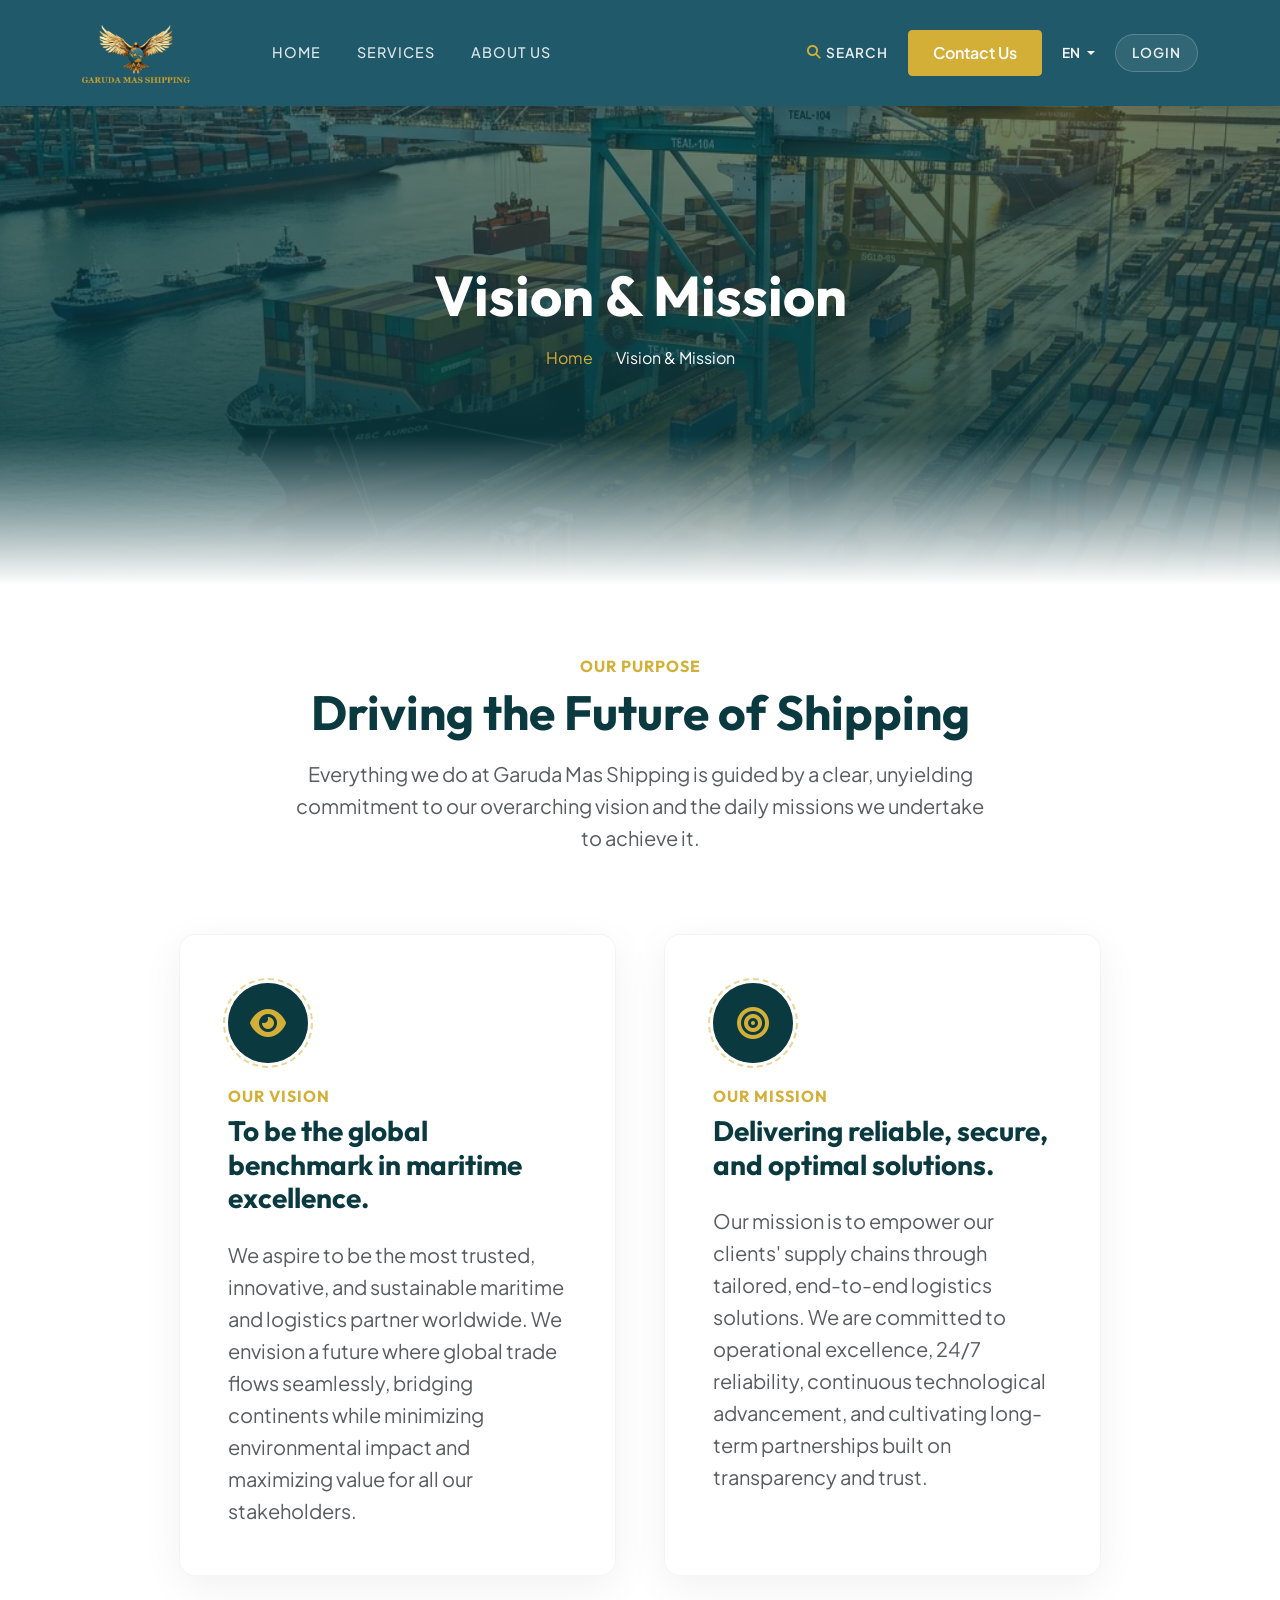
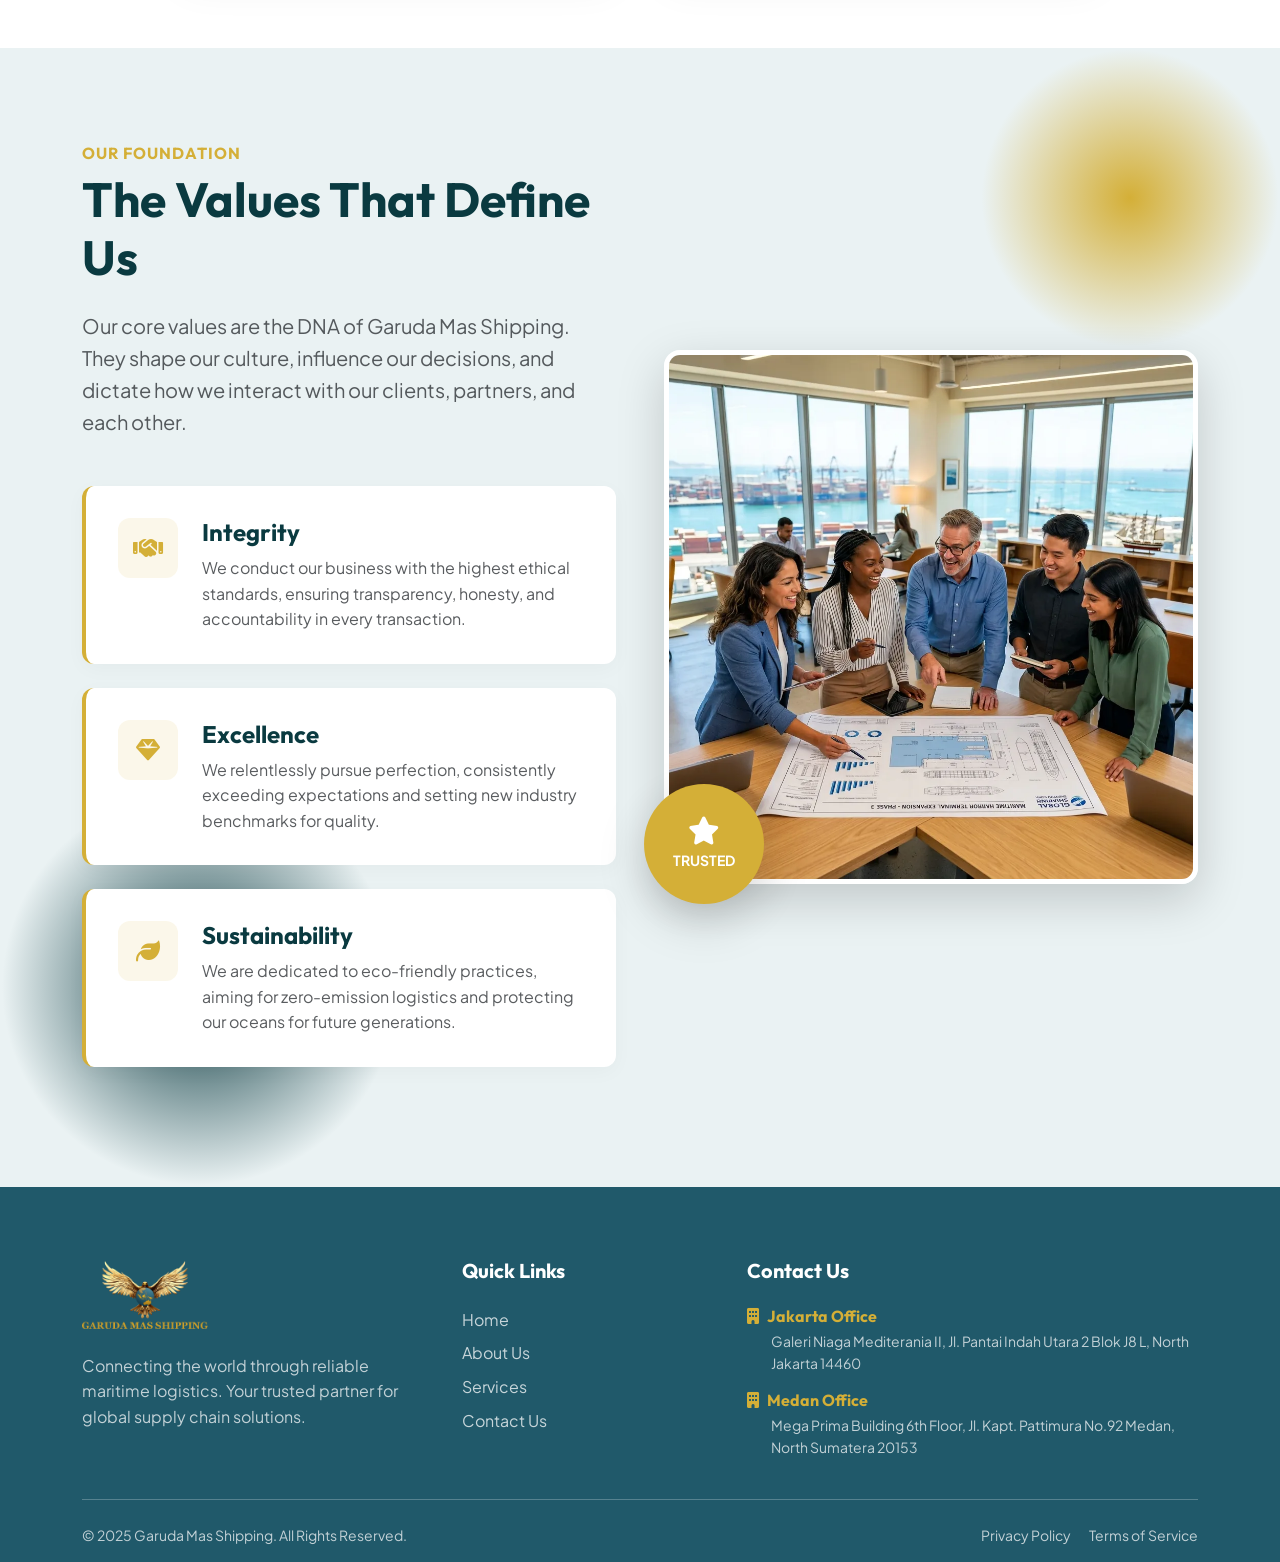
<file: vision-mission.html>
<!DOCTYPE html>
<html lang="en">

<head>
    <meta charset="UTF-8">
    <meta name="viewport" content="width=device-width, initial-scale=1.0">
    <title>Vision & Mission - Garuda Mas Shipping</title>
    <meta name="description"
        content="Learn about the core vision, mission, and values that drive Garuda Mas Shipping to deliver excellence in the global maritime industry.">

    <!-- Google Fonts -->
    <link rel="preconnect" href="https://fonts.googleapis.com">
    <link rel="preconnect" href="https://fonts.gstatic.com" crossorigin>
    <link
        href="https://fonts.googleapis.com/css2?family=Outfit:wght@300;400;500;600;700;800&family=Plus+Jakarta+Sans:wght@400;500;600;700&display=swap"
        rel="stylesheet">

    <!-- Bootstrap 5 CSS -->
    <link href="https://cdn.jsdelivr.net/npm/bootstrap@5.3.2/dist/css/bootstrap.min.css" rel="stylesheet">

    <!-- Font Awesome -->
    <link rel="stylesheet" href="https://cdnjs.cloudflare.com/ajax/libs/font-awesome/6.4.2/css/all.min.css">

    <!-- AOS Animation CSS -->
    <link href="https://unpkg.com/aos@2.3.1/dist/aos.css" rel="stylesheet">

    <!-- Custom CSS -->
    <link rel="stylesheet" href="assets/css/style.css">

    <style>
        .v-m-card {
            background: #fff;
            border-radius: 16px;
            overflow: hidden;
            box-shadow: 0 10px 40px rgba(0, 0, 0, 0.06);
            transition: all 0.4s cubic-bezier(0.165, 0.84, 0.44, 1);
            height: 100%;
            border: 1px solid rgba(10, 58, 64, 0.05);
            position: relative;
            z-index: 1;
        }

        .v-m-card::before {
            content: '';
            position: absolute;
            top: 0;
            left: 0;
            width: 100%;
            height: 100%;
            background: linear-gradient(135deg, rgba(212, 175, 55, 0.05) 0%, rgba(255, 255, 255, 0) 100%);
            z-index: -1;
            opacity: 0;
            transition: opacity 0.4s ease;
        }

        .v-m-card:hover {
            transform: translateY(-10px);
            box-shadow: 0 20px 50px rgba(10, 58, 64, 0.12);
            border-color: rgba(212, 175, 55, 0.3);
        }

        .v-m-card:hover::before {
            opacity: 1;
        }

        .v-m-icon-wrapper {
            width: 80px;
            height: 80px;
            background: var(--primary-teal);
            border-radius: 50%;
            display: flex;
            align-items: center;
            justify-content: center;
            font-size: 2rem;
            color: var(--gold);
            margin-bottom: 1.5rem;
            position: relative;
            z-index: 2;
        }

        .v-m-icon-wrapper::after {
            content: '';
            position: absolute;
            top: -5px;
            left: -5px;
            right: -5px;
            bottom: -5px;
            border: 2px dashed var(--gold);
            border-radius: 50%;
            opacity: 0.5;
            animation: spin 10s linear infinite;
        }

        @keyframes spin {
            100% {
                transform: rotate(360deg);
            }
        }

        .core-value-item {
            background: var(--white);
            padding: 2rem;
            border-radius: 12px;
            margin-bottom: 1.5rem;
            display: flex;
            align-items: flex-start;
            box-shadow: 0 5px 20px rgba(0, 0, 0, 0.03);
            border-left: 4px solid var(--gold);
            transition: transform 0.3s ease;
        }

        .core-value-item:hover {
            transform: translateX(10px);
        }

        .core-value-icon {
            width: 60px;
            height: 60px;
            background: rgba(212, 175, 55, 0.1);
            color: var(--gold);
            border-radius: 12px;
            display: flex;
            align-items: center;
            justify-content: center;
            font-size: 1.5rem;
            flex-shrink: 0;
            margin-right: 1.5rem;
        }

        .floating-image {
            animation: float 6s ease-in-out infinite;
        }

        @keyframes float {
            0% {
                transform: translateY(0px);
            }

            50% {
                transform: translateY(-15px);
            }

            100% {
                transform: translateY(0px);
            }
        }

        @media (max-width: 767.98px) {
            .floating-image {
                max-height: 400px !important;
            }
        }
    </style>
</head>

<body>

    <!-- Navigation Bar -->
    <nav class="navbar navbar-expand-lg fixed-top" id="mainNav">
        <div class="container">
            <a class="navbar-brand d-flex align-items-center" href="index.html#home">
                <img src="img/logo.webp" alt="Garuda Mas Shipping Logo" height="60">
            </a>
            <button class="navbar-toggler text-white border-0" type="button" data-bs-toggle="collapse"
                data-bs-target="#navbarResponsive" aria-controls="navbarResponsive" aria-expanded="false"
                aria-label="Toggle navigation">
                <i class="fa-solid fa-bars fs-3"></i>
            </button>
            <div class="collapse navbar-collapse" id="navbarResponsive">
                <ul class="navbar-nav ms-lg-4 ms-xl-5 me-auto text-uppercase py-3 py-lg-0 align-items-lg-center">
                    <li class="nav-item"><a class="nav-link" href="index.html#home" data-i18n="nav_home">Home</a></li>
                    <li class="nav-item"><a class="nav-link" href="services.html" data-i18n="nav_services">Services</a></li>
                    <li class="nav-item"><a class="nav-link" href="about.html" data-i18n="nav_about">About Us</a></li>
                </ul>

                <div class="nav-actions-container d-flex flex-column flex-lg-row align-items-lg-center gap-2 mt-3 mt-lg-0 ms-lg-auto">
                    <!-- Search Trigger -->
                    <a href="#" class="nav-action-btn search-trigger" title="Search">
                        <i class="fa-solid fa-magnifying-glass me-1 text-gold"></i>
                        <span data-i18n="nav_search">SEARCH</span>
                    </a>

                    <!-- Contact Us Button -->
                    <a href="contact.html" class="btn btn-gold text-nowrap" data-i18n="nav_contact">Contact Us</a>

                    <!-- Language Switcher & Login Row -->
                    <div class="d-flex align-items-center gap-2 w-100 w-lg-auto">
                        <!-- Language Switcher Dropdown -->
                        <div class="dropdown flex-grow-1 flex-lg-grow-0">
                            <button class="btn lang-dropdown-btn dropdown-toggle d-flex align-items-center justify-content-center gap-1 w-100"
                                type="button" id="langDropdown" data-bs-toggle="dropdown" aria-expanded="false">
                                <span id="currentLangLabel">EN</span>
                            </button>
                            <ul class="dropdown-menu dropdown-menu-end lang-dropdown-menu" aria-labelledby="langDropdown">
                                <li><a class="dropdown-item active" href="#" data-lang="en"><i
                                            class="fa-solid fa-globe me-2 text-gold"></i>English (EN)</a></li>
                                <li><a class="dropdown-item" href="#" data-lang="id"><i
                                            class="fa-solid fa-globe me-2 text-gold"></i>Indonesia (ID)</a></li>
                            </ul>
                        </div>

                        <!-- Login Link -->
                        <a href="https://www.garudamasshipping.com/" target="_blank" rel="noopener noreferrer" class="nav-action-btn nav-login-btn flex-grow-1 flex-lg-grow-0 text-center" data-i18n="nav_login">LOGIN</a>
                    </div>
                </div>
            </div>
        </div>
    </nav>

    <!-- Search Modal Overlay -->
    <div id="searchModal" class="search-modal-backdrop">
        <div class="search-modal-box">
            <button id="searchCloseBtn" class="search-close-btn" aria-label="Close Search"><i
                    class="fa-solid fa-xmark"></i></button>
            <form action="#" onsubmit="event.preventDefault();">
                <input type="text" id="searchModalInput" class="search-modal-input"
                    placeholder="Type here to search services, cargo, or information..." autocomplete="off">
            </form>
            <div class="mt-3 text-white-50 small">Press <kbd
                    class="bg-dark text-gold border border-secondary px-2 py-1 rounded">ESC</kbd> to exit</div>
        </div>
    </div>

    <!-- Page Header -->
    <header class="page-header position-relative d-flex align-items-center justify-content-center"
        style="background-image: url('assets/images/business_1_1778153593548.webp'); background-size: cover; background-position: center; height: 65vh; margin-top: 0;">
        <div class="position-absolute top-0 start-0 w-100 h-100"
            style="background: linear-gradient(to top, rgba(10,58,64,0.95), rgba(10,58,64,0.5));"></div>
        <!-- White bottom fade/shadow -->
        <div class="position-absolute bottom-0 start-0 w-100"
            style="height: 150px; background: linear-gradient(to top, rgba(255,255,255,1) 0%, rgba(255,255,255,0) 100%); z-index: 1;">
        </div>

        <div class="container position-relative z-3 text-center text-white mt-5">
            <h1 class="display-4 fw-bold mb-3">Vision & Mission</h1>
            <nav aria-label="breadcrumb">
                <ol class="breadcrumb justify-content-center mb-0">
                    <li class="breadcrumb-item"><a href="index.html" class="text-gold text-decoration-none">Home</a>
                    </li>
                    <li class="breadcrumb-item active text-white" aria-current="page">Vision & Mission</li>
                </ol>
            </nav>
        </div>
    </header>

    <!-- Vision & Mission Section -->
    <section class="py-5 bg-white position-relative">
        <div class="container py-4">
            <div class="text-center mb-5 pb-3" data-aos="fade-up">
                <h6 class="text-gold fw-bold text-uppercase tracking-wide mb-2">Our Purpose</h6>
                <h2 class="display-5 fw-bold text-teal">Driving the Future of Shipping</h2>
                <p class="text-muted max-w-700 mx-auto mt-3 fs-5">Everything we do at Garuda Mas Shipping is guided by a
                    clear, unyielding commitment to our overarching vision and the daily missions we undertake to
                    achieve it.</p>
            </div>

            <div class="row g-5 justify-content-center">
                <!-- Vision Card -->
                <div class="col-lg-5" data-aos="fade-right">
                    <div class="v-m-card p-4 p-md-5">
                        <div class="v-m-icon-wrapper">
                            <i class="fa-solid fa-eye"></i>
                        </div>
                        <h6 class="text-gold fw-bold text-uppercase tracking-wide mb-2">Our Vision</h6>
                        <h3 class="fw-bold text-teal mb-4">To be the global benchmark in maritime excellence.</h3>
                        <p class="text-muted fs-5 mb-0">We aspire to be the most trusted, innovative, and sustainable
                            maritime and logistics partner worldwide. We envision a future where global trade flows
                            seamlessly, bridging continents while minimizing environmental impact and maximizing value
                            for all our stakeholders.</p>
                    </div>
                </div>

                <!-- Mission Card -->
                <div class="col-lg-5" data-aos="fade-left">
                    <div class="v-m-card p-4 p-md-5">
                        <div class="v-m-icon-wrapper">
                            <i class="fa-solid fa-bullseye"></i>
                        </div>
                        <h6 class="text-gold fw-bold text-uppercase tracking-wide mb-2">Our Mission</h6>
                        <h3 class="fw-bold text-teal mb-4">Delivering reliable, secure, and optimal solutions.</h3>
                        <p class="text-muted fs-5 mb-0">Our mission is to empower our clients' supply chains through
                            tailored, end-to-end logistics solutions. We are committed to operational excellence, 24/7
                            reliability, continuous technological advancement, and cultivating long-term partnerships
                            built on transparency and trust.</p>
                    </div>
                </div>
            </div>
        </div>
    </section>

    <!-- Core Values Section -->
    <section class="py-5 bg-light-teal position-relative overflow-hidden">
        <!-- Background elements for depth -->
        <div class="position-absolute top-0 end-0 opacity-10"
            style="width: 300px; height: 300px; background: radial-gradient(circle, var(--gold) 0%, transparent 70%);">
        </div>
        <div class="position-absolute bottom-0 start-0 opacity-10"
            style="width: 400px; height: 400px; background: radial-gradient(circle, var(--primary-teal) 0%, transparent 70%);">
        </div>

        <div class="container py-5 position-relative z-1">
            <div class="row align-items-center g-5">
                <div class="col-lg-6" data-aos="fade-up">
                    <h6 class="text-gold fw-bold text-uppercase tracking-wide mb-2">Our Foundation</h6>
                    <h2 class="display-5 fw-bold text-teal mb-4">The Values That Define Us</h2>
                    <p class="text-muted fs-5 mb-5">Our core values are the DNA of Garuda Mas Shipping. They shape our
                        culture, influence our decisions, and dictate how we interact with our clients, partners, and
                        each other.</p>

                    <div class="core-value-item">
                        <div class="core-value-icon">
                            <i class="fa-solid fa-handshake"></i>
                        </div>
                        <div>
                            <h4 class="fw-bold text-teal mb-2">Integrity</h4>
                            <p class="text-muted mb-0">We conduct our business with the highest ethical standards,
                                ensuring transparency, honesty, and accountability in every transaction.</p>
                        </div>
                    </div>

                    <div class="core-value-item">
                        <div class="core-value-icon">
                            <i class="fa-solid fa-gem"></i>
                        </div>
                        <div>
                            <h4 class="fw-bold text-teal mb-2">Excellence</h4>
                            <p class="text-muted mb-0">We relentlessly pursue perfection, consistently exceeding
                                expectations and setting new industry benchmarks for quality.</p>
                        </div>
                    </div>

                    <div class="core-value-item">
                        <div class="core-value-icon">
                            <i class="fa-solid fa-leaf"></i>
                        </div>
                        <div>
                            <h4 class="fw-bold text-teal mb-2">Sustainability</h4>
                            <p class="text-muted mb-0">We are dedicated to eco-friendly practices, aiming for
                                zero-emission logistics and protecting our oceans for future generations.</p>
                        </div>
                    </div>
                </div>

                <div class="col-lg-6 d-none d-lg-block text-center" data-aos="zoom-in" data-aos-delay="200">
                    <div class="position-relative">
                        <img src="assets/images/career_office_1778153667340.webp" alt="Our Core Values"
                            class="img-fluid rounded-4 shadow-lg border border-5 border-white floating-image"
                            style="max-height: 600px; object-fit: cover;" loading="lazy" decoding="async">
                        <!-- Small decorative badge -->
                        <div class="position-absolute bg-gold text-white p-4 rounded-circle shadow-lg"
                            style="bottom: -20px; left: -20px; width: 120px; height: 120px; display: flex; align-items: center; justify-content: center; flex-direction: column;">
                            <i class="fa-solid fa-star fs-3 mb-1"></i>
                            <span class="fw-bold small text-uppercase">Trusted</span>
                        </div>
                    </div>
                </div>
            </div>
        </div>
    </section>

    <!-- Footer -->
    <footer class="footer bg-dark-teal text-white pt-5 pb-3" id="contact">
        <div class="container pt-4">
            <div class="row g-4 mb-4">
                <!-- Company Profile Col -->
                <div class="col-lg-4 col-md-6 pe-lg-4">
                    <a class="navbar-brand mb-4 d-inline-block" href="index.html#home">
                        <img src="img/logo.webp" alt="Garuda Mas Shipping Logo" height="70">
                    </a>
                    <p class="text-light opacity-75 mb-4" data-i18n="footer_about">
                        Connecting the world through reliable maritime logistics. Your trusted partner for global supply chain solutions.
                    </p>
                </div>

                <!-- Quick Links Col -->
                <div class="col-lg-3 col-md-6">
                    <h5 class="text-white fw-bold mb-4" data-i18n="footer_quick_links">Quick Links</h5>
                    <ul class="list-unstyled footer-links">
                        <li class="mb-2"><a href="index.html#home" data-i18n="nav_home">Home</a></li>
                        <li class="mb-2"><a href="about.html" data-i18n="nav_about">About Us</a></li>
                        <li class="mb-2"><a href="services.html" data-i18n="nav_services">Services</a></li>
                        <li class="mb-2"><a href="contact.html" data-i18n="nav_contact">Contact Us</a></li>
                    </ul>
                </div>

                <!-- Contact & Offices Col -->
                <div class="col-lg-5 col-md-12">
                    <h5 class="text-white fw-bold mb-4" data-i18n="footer_contact_us">Contact Us</h5>
                    <div class="contact-info">
                        <!-- Jakarta Office -->
                        <div class="mb-3">
                            <h6 class="text-gold fw-bold mb-1 d-flex align-items-center">
                                <i class="fa-solid fa-building me-2"></i><span data-i18n="footer_jakarta">Jakarta
                                    Office</span>
                            </h6>
                            <p class="text-light opacity-75 mb-0 small ps-4">
                                Galeri Niaga Mediterania II, Jl. Pantai Indah Utara 2 Blok J8 L, North Jakarta 14460
                            </p>
                        </div>

                        <!-- Medan Office -->
                        <div class="mb-3">
                            <h6 class="text-gold fw-bold mb-1 d-flex align-items-center">
                                <i class="fa-solid fa-building me-2"></i><span data-i18n="footer_medan">Medan
                                    Office</span>
                            </h6>
                            <p class="text-light opacity-75 mb-0 small ps-4">
                                Mega Prima Building 6th Floor, Jl. Kapt. Pattimura No.92 Medan, North Sumatera 20153
                            </p>
                        </div>

                    </div>
                </div>
            </div>

            <hr class="border-light opacity-25 my-4">

            <div class="row align-items-center">
                <div class="col-md-6 text-center text-md-start">
                    <p class="text-light opacity-75 mb-0 small" data-i18n="footer_rights">&copy; 2025 Garuda Mas Shipping.
                        All Rights Reserved.</p>
                </div>
                <div class="col-md-6 text-center text-md-end mt-3 mt-md-0">
                    <ul class="list-inline mb-0 small">
                        <li class="list-inline-item me-3"><a href="#"
                                class="text-light opacity-75 hover-gold text-decoration-none"
                                data-i18n="footer_privacy">Privacy Policy</a></li>
                        <li class="list-inline-item"><a href="#"
                                class="text-light opacity-75 hover-gold text-decoration-none"
                                data-i18n="footer_terms">Terms of Service</a></li>
                    </ul>
                </div>
            </div>
        </div>
    </footer>

    <!-- Scripts -->
    <script src="https://code.jquery.com/jquery-3.7.1.min.js"></script>
    <script src="https://cdn.jsdelivr.net/npm/bootstrap@5.3.2/dist/js/bootstrap.bundle.min.js"></script>

    <!-- AOS Animation JS -->
    <script src="https://unpkg.com/aos@2.3.1/dist/aos.js"></script>

    <script src="assets/js/main.js"></script>

    <script>
        // Apply AOS attributes dynamically to elegant sections
        document.addEventListener('DOMContentLoaded', function () {
            // Initialize AOS
            AOS.init({
                offset: 120,
                easing: 'ease-out-cubic',
                duration: 1000,
                once: true
            });
        });
    </script>
</body>

</html>
</file>
<file: assets/css/style.css>
/* ==========================================================================
   Garuda Mas Shipping - Custom Stylesheet
   Theme: Dark Teal, White, Gold
   Fonts: Outfit (Headings), Plus Jakarta Sans (Body)
   ========================================================================== */

:root {
    overflow-x: hidden;
    /* Color Palette */
    --primary-teal: #0A3A40;
    --dark-teal: #20596A;
    --light-teal: #EAF2F3;
    --teal-muted: #1A5259;
    --gold: #D4AF37;
    --dark-gold: #B5952F;
    --light-gold: #F2E8C4;
    --text-main: #333333;
    --text-muted: #666666;
    --white: #FFFFFF;
    
    /* Typography */
    --font-heading: 'Outfit', sans-serif;
    --font-body: 'Plus Jakarta Sans', sans-serif;
}

body {
    font-family: var(--font-body);
    color: var(--text-main);
    line-height: 1.6;
    overflow-x: hidden;
}

h1, h2, h3, h4, h5, h6, .navbar-brand {
    font-family: var(--font-heading);
}

/* Utilities */
.text-teal { color: var(--primary-teal) !important; }
.text-gold { color: var(--gold) !important; }
.bg-teal { background-color: var(--primary-teal) !important; }
.bg-dark-teal { background-color: var(--dark-teal) !important; }
.bg-light-teal { background-color: var(--light-teal) !important; }
.bg-gold { background-color: var(--gold) !important; }
.bg-teal-light { background-color: rgba(10, 58, 64, 0.1) !important; }
.bg-gradient-dark { background: linear-gradient(to top, rgba(0,0,0,0.9) 0%, rgba(0,0,0,0) 100%); }

.tracking-wide { letter-spacing: 1px; }
.tracking-wider { letter-spacing: 3px; }
.max-w-700 { max-width: 700px; }

/* Buttons */
.btn-gold {
    background-color: var(--gold);
    border-color: var(--gold);
    color: var(--white);
    font-weight: 600;
    padding: 10px 24px;
    border-radius: 4px;
    transition: all 0.3s ease;
}

.btn-gold:hover {
    background-color: var(--dark-gold);
    border-color: var(--dark-gold);
    color: var(--white);
    transform: translateY(-2px);
    box-shadow: 0 4px 12px rgba(212, 175, 55, 0.3);
}

/* Navbar */
.navbar {
    padding: 18px 0;
    transition: all 0.4s ease;
    background-color: var(--dark-teal);
    box-shadow: 0 4px 20px rgba(0, 0, 0, 0.08);
}

.navbar.navbar-scrolled {
    background-color: rgba(32, 89, 106, 0.95);
    backdrop-filter: blur(12px);
    -webkit-backdrop-filter: blur(12px);
    padding: 12px 0;
    box-shadow: 0 4px 30px rgba(0,0,0,0.15);
    border-bottom: 1px solid rgba(255, 255, 255, 0.05);
}

.navbar-brand {
    color: var(--white);
    font-weight: 700;
    letter-spacing: 1px;
    line-height: 1.2;
}

.navbar-brand .brand-text {
    font-size: 1.2rem;
}

.navbar-brand .brand-icon {
    font-size: 2rem;
    color: var(--gold);
}

.navbar-nav .nav-link {
    color: rgba(255, 255, 255, 0.85);
    font-weight: 500;
    font-size: 0.9rem;
    letter-spacing: 1px;
    margin: 0 10px;
    transition: color 0.3s ease;
}

.navbar-nav .nav-link:hover, .navbar-nav .nav-link.active {
    color: var(--gold);
}

/* Navigation Actions */
.nav-action-btn {
    display: inline-flex;
    align-items: center;
    justify-content: center;
    color: rgba(255, 255, 255, 0.9);
    text-decoration: none;
    font-size: 0.85rem;
    font-weight: 600;
    letter-spacing: 1px;
    padding: 7px 16px;
    border-radius: 50px;
    transition: all 0.3s ease;
}

.nav-action-btn:hover {
    color: var(--gold);
    background: rgba(255, 255, 255, 0.1);
}

.nav-action-btn.search-trigger {
    background: rgba(255, 255, 255, 0.08);
    border: 1px solid rgba(255, 255, 255, 0.2);
}

.nav-action-btn.search-trigger:hover {
    background: rgba(212, 175, 55, 0.15);
    border-color: var(--gold);
    color: var(--white);
}

.nav-login-btn {
    background: rgba(255, 255, 255, 0.08);
    border: 1px solid rgba(255, 255, 255, 0.2);
}

.nav-login-btn:hover {
    background: var(--gold);
    color: var(--white) !important;
    border-color: var(--gold);
}

.lang-dropdown-btn {
    background: rgba(255, 255, 255, 0.08);
    border: 1px solid rgba(255, 255, 255, 0.25);
    color: #fff;
    font-size: 0.85rem;
    font-weight: 600;
    padding: 7px 16px;
    border-radius: 50px;
    transition: all 0.3s ease;
}

.lang-dropdown-btn:hover, .lang-dropdown-btn:focus {
    background: rgba(255, 255, 255, 0.15);
    border-color: var(--gold);
    color: var(--gold);
}

/* Desktop view: Polos tanpa border khusus untuk Search & EN */
@media (min-width: 992px) {
    .nav-action-btn.search-trigger {
        background: transparent;
        border: none;
        padding: 7px 12px;
    }

    .nav-action-btn.search-trigger:hover {
        background: transparent;
        border-color: transparent;
        color: var(--gold);
    }

    .lang-dropdown-btn {
        background: transparent;
        border: none;
        padding: 7px 12px;
        box-shadow: none !important;
    }

    .lang-dropdown-btn:hover,
    .lang-dropdown-btn:focus,
    .lang-dropdown-btn.show,
    .lang-dropdown-btn[aria-expanded="true"] {
        background: transparent;
        border-color: transparent;
        color: var(--gold);
        box-shadow: none !important;
    }
}

.lang-dropdown-menu {
    background-color: var(--primary-teal);
    border: 1px solid rgba(212, 175, 55, 0.3);
    border-radius: 12px;
    box-shadow: 0 10px 25px rgba(0,0,0,0.3);
    min-width: 150px;
    padding: 6px;
}

.lang-dropdown-menu .dropdown-item {
    color: rgba(255, 255, 255, 0.85);
    font-size: 0.85rem;
    padding: 8px 14px;
    border-radius: 8px;
    transition: all 0.2s ease;
}

.lang-dropdown-menu .dropdown-item:hover,
.lang-dropdown-menu .dropdown-item.active {
    background-color: var(--dark-teal);
    color: var(--gold);
}

/* Search Modal Overlay */
.search-modal-backdrop {
    position: fixed;
    top: 0;
    left: 0;
    width: 100vw;
    height: 100vh;
    background: rgba(6, 35, 38, 0.95);
    backdrop-filter: blur(12px);
    -webkit-backdrop-filter: blur(12px);
    z-index: 9999;
    display: none;
    align-items: center;
    justify-content: center;
    opacity: 0;
    transition: opacity 0.3s ease;
}

.search-modal-backdrop.show {
    display: flex;
    opacity: 1;
}

.search-modal-box {
    width: 90%;
    max-width: 650px;
    position: relative;
}

.search-modal-input {
    background: transparent;
    border: none;
    border-bottom: 2px solid var(--gold);
    color: #fff;
    font-size: 1.4rem;
    padding: 12px 45px 12px 0;
    width: 100%;
    outline: none;
    font-family: var(--font-heading);
}

.search-modal-input::placeholder {
    color: rgba(255, 255, 255, 0.4);
}

.search-close-btn {
    position: absolute;
    top: -50px;
    right: 0;
    background: none;
    border: none;
    color: #fff;
    font-size: 1.8rem;
    cursor: pointer;
    transition: color 0.3s ease;
}

.search-close-btn:hover {
    color: var(--gold);
}

/* Hero Carousel */
.hero-carousel {
    position: relative;
    width: 100%;
    min-height: 100vh;
    overflow: hidden;
}

.hero-carousel .carousel-inner,
.hero-carousel .carousel-item {
    height: 100vh;
    min-height: 600px;
}

.hero-slide-img {
    width: 100%;
    height: 100%;
    object-fit: cover;
    object-position: center;
}

.hero-carousel-overlay {
    position: absolute;
    top: 0;
    left: 0;
    width: 100%;
    height: 100%;
    background: linear-gradient(to right, rgba(6, 35, 38, 0.88) 0%, rgba(6, 35, 38, 0.5) 60%, rgba(6, 35, 38, 0.3) 100%);
    z-index: 2;
}

.hero-slide-content {
    position: absolute;
    top: 0;
    left: 0;
    width: 100%;
    height: 100%;
    display: flex;
    align-items: center;
    z-index: 3;
}

.hero-carousel .carousel-indicators {
    bottom: 35px;
    z-index: 5;
}

.hero-carousel .carousel-indicators [data-bs-target] {
    width: 40px;
    height: 4px;
    background-color: rgba(255, 255, 255, 0.4);
    border: none;
    border-radius: 2px;
    margin: 0 6px;
    transition: all 0.3s ease;
}

.hero-carousel .carousel-indicators .active {
    background-color: var(--gold);
    width: 60px;
}

.hero-carousel-control {
    width: 50px;
    height: 50px;
    background-color: rgba(10, 58, 64, 0.6);
    backdrop-filter: blur(8px);
    border-radius: 50%;
    top: 50%;
    transform: translateY(-50%);
    opacity: 0.8;
    transition: all 0.3s ease;
    border: 1px solid rgba(255, 255, 255, 0.15);
    z-index: 4;
}

.hero-carousel-control:hover {
    background-color: var(--gold);
    opacity: 1;
    color: #fff;
}

/* About Section */
.experience-badge {
    position: absolute;
    bottom: -30px;
    right: 30px;
    background-color: var(--primary-teal);
    padding: 25px 35px;
    border-radius: 8px;
    box-shadow: 0 10px 30px rgba(0,0,0,0.2);
    border-left: 5px solid var(--gold);
    text-align: center;
}

/* Values Section */
.values-section {
    background-color: #F8FBFB;
}

.line-indicator {
    display: inline-block;
    width: 40px;
    height: 2px;
    background-color: var(--gold);
}

.premium-value-card {
    background-color: var(--white);
    border: 1px solid rgba(10, 58, 64, 0.08);
    border-radius: 12px;
    box-shadow: 0 8px 24px rgba(0,0,0,0.03);
    position: relative;
    transition: all 0.4s cubic-bezier(0.165, 0.84, 0.44, 1);
    cursor: pointer;
}

.premium-value-card:hover {
    transform: translateY(-10px);
    box-shadow: 0 20px 45px rgba(10, 58, 64, 0.12) !important;
    border-color: rgba(212, 175, 55, 0.5) !important;
}

.premium-value-card .icon-wrapper {
    transition: all 0.35s ease;
    background-color: transparent;
}

.premium-value-card:hover .icon-wrapper {
    background-color: var(--gold) !important;
    border-color: var(--gold) !important;
    transform: scale(1.1) rotate(5deg);
    box-shadow: 0 8px 20px rgba(212, 175, 55, 0.35);
}

.premium-value-card:hover .icon-wrapper i {
    color: #ffffff !important;
}

.watermark-number {
    font-size: 7.5rem;
    line-height: 1;
    right: -10px;
    bottom: -20px;
    font-family: var(--font-heading);
    z-index: 0;
    pointer-events: none;
    opacity: 0.12 !important;
    transition: all 0.4s ease;
}

.premium-value-card:hover .watermark-number {
    opacity: 0.25 !important;
    transform: scale(1.08) translate(-5px, -5px);
    color: var(--gold);
}

.border-gold {
    border-color: var(--gold) !important;
}

.card-hover-line {
    height: 4px;
    bottom: 0;
    width: 100%;
    transition: all 0.4s ease;
    background-color: var(--gold);
}

.premium-value-card:hover .card-hover-line {
    height: 6px;
    box-shadow: 0 -2px 10px rgba(212, 175, 55, 0.5);
}

/* 5 Column Grid on Desktop */
@media (min-width: 992px) {
    .col-lg-5th {
        flex: 0 0 auto;
        width: 20%;
    }
}

/* Services / Unit Cards */
.unit-card {
    height: 380px;
    border: 1px solid rgba(255, 255, 255, 0.12);
}

.unit-card img {
    transition: transform 0.8s cubic-bezier(0.165, 0.84, 0.44, 1);
}

.unit-card:hover img {
    transform: scale(1.08);
}

.glass-overlay {
    background: linear-gradient(to top, rgba(10, 58, 64, 0.95) 0%, rgba(10, 58, 64, 0.6) 60%, transparent 100%);
    height: 65%;
}

.unit-card:hover .glass-overlay {
    background: linear-gradient(to top, rgba(10, 58, 64, 0.98) 0%, rgba(10, 58, 64, 0.85) 70%, rgba(10, 58, 64, 0.5) 100%);
    height: 85%;
    backdrop-filter: blur(4px);
}

.unit-card:hover .unit-desc {
    opacity: 1 !important;
    max-height: 120px !important;
    margin-top: 8px;
}

/* Careers */
.career-card img {
    transition: transform 0.6s ease;
}

.career-card:hover img {
    transform: scale(1.05);
}

/* Social & Activities */
.social-btn {
    width: 50px;
    height: 50px;
    border-radius: 50%;
    display: flex;
    align-items: center;
    justify-content: center;
    font-size: 1.2rem;
    transition: all 0.3s ease;
    text-decoration: none;
}

.social-btn:hover {
    background-color: var(--gold) !important;
    color: var(--white) !important;
    transform: translateY(-5px);
}

.hover-zoom {
    transition: transform 0.4s ease;
}

.activity-img-wrapper:hover .hover-zoom {
    transform: scale(1.1);
}

/* Footer */
.footer-links a {
    color: rgba(255, 255, 255, 0.75);
    text-decoration: none;
    transition: all 0.3s ease;
    display: inline-block;
}

.footer-links a:hover {
    color: var(--gold);
    transform: translateX(5px);
}

.hover-gold:hover {
    color: var(--gold) !important;
}

/* Global Presence Glass Cards */
.stat-glass-card {
    transition: all 0.4s cubic-bezier(0.165, 0.84, 0.44, 1);
    box-shadow: 0 10px 30px rgba(0,0,0,0.1);
}

.stat-glass-card:hover {
    transform: translateY(-10px);
    background: rgba(255, 255, 255, 0.1) !important;
    border-color: rgba(212, 175, 55, 0.4) !important;
    box-shadow: 0 15px 40px rgba(0,0,0,0.2);
}

.stat-glass-card:hover .stat-card-line {
    transform: scaleX(1) !important;
}

.stat-glass-card:hover .stat-icon {
    transform: scale(1.1);
    opacity: 1 !important;
}

.hover-bg-gold:hover {
    background-color: var(--gold) !important;
    border-color: var(--gold) !important;
    color: var(--white) !important;
    transform: translateY(-3px);
    box-shadow: 0 10px 20px rgba(212, 175, 55, 0.3);
}

/* Responsive Adjustments */
@media (max-width: 1199.98px) {
    .watermark-number { font-size: 6rem; }
}

@media (max-width: 991.98px) {
    .navbar {
        background-color: #123d47 !important;
        padding: 10px 0;
        box-shadow: 0 4px 20px rgba(0, 0, 0, 0.2);
    }

    .navbar-toggler {
        padding: 8px 12px;
        border-radius: 8px;
        background: rgba(255, 255, 255, 0.08);
        border: 1px solid rgba(255, 255, 255, 0.15) !important;
        transition: all 0.3s ease;
    }

    .navbar-toggler:hover, .navbar-toggler:focus {
        background: rgba(212, 175, 55, 0.2);
        border-color: var(--gold) !important;
        box-shadow: none;
    }

    .navbar-collapse {
        background: linear-gradient(180deg, #103842 0%, #092329 100%);
        border-radius: 16px;
        padding: 1.5rem 1.25rem;
        margin-top: 0.75rem;
        margin-bottom: 0.5rem;
        border: 1px solid rgba(212, 175, 55, 0.25);
        box-shadow: 0 15px 35px rgba(0, 0, 0, 0.4);
    }

    .navbar-nav {
        text-align: center;
        border-bottom: 1px solid rgba(255, 255, 255, 0.1);
        padding-bottom: 1rem;
        margin-bottom: 1rem;
    }

    .navbar-nav .nav-link {
        font-size: 1.05rem;
        font-weight: 600;
        letter-spacing: 1.5px;
        padding: 12px 16px;
        margin: 4px 0;
        border-radius: 8px;
        display: block;
        transition: all 0.25s ease;
    }

    .navbar-nav .nav-link:hover,
    .navbar-nav .nav-link.active {
        background: rgba(212, 175, 55, 0.15);
        color: var(--gold) !important;
    }

    .nav-actions-container {
        width: 100%;
        gap: 12px !important;
    }

    .nav-actions-container .nav-action-btn.search-trigger,
    .nav-actions-container .btn-gold {
        width: 100%;
        text-align: center;
        padding: 12px 16px;
        border-radius: 50px;
        font-size: 0.95rem;
    }

    .hero-section .display-1 { font-size: 3rem; }
    .hero-banner-img { height: 80vh; }
    .experience-badge { bottom: -20px; right: 10px; padding: 15px 20px; }
    .unit-card, .career-card img { height: 300px; }
    .glass-overlay { height: 70%; }
}

@media (max-width: 767.98px) {
    .display-4 { font-size: 2.2rem; }
    .display-5 { font-size: 2rem; }
    .display-6 { font-size: 1.5rem; }
    .hero-banner-img { height: 70vh; }
    
    .experience-badge { 
        position: relative; 
        bottom: 0; 
        right: 0; 
        margin-top: -30px; 
        z-index: 5; 
        margin-left: auto; 
        margin-right: auto; 
        width: fit-content; 
    }
    
    .fleet-section {
        background-position: center;
        text-align: center;
    }
    
    .fleet-section .overlay.d-lg-none {
        background: rgba(255,255,255,0.9);
    }
    
    .values-section .col-lg-6.mt-4 {
        margin-top: 1rem !important;
    }
    
    .premium-value-card {
        padding: 2rem !important;
    }
    
    .connect-section .display-4 {
        font-size: 2rem;
    }
}

@media (max-width: 575.98px) {
    .navbar-brand img { height: 50px; }
    .hero-section .display-1 { font-size: 2.2rem; }
    .hero-banner-img { height: 60vh; }
    .experience-badge { padding: 10px 15px; }
    .experience-badge .fs-1 { font-size: 2rem !important; }
    .watermark-number { font-size: 4rem; }
    .unit-card, .career-card img { height: 250px; }
}

.social-btn-outline:hover {
    background-color: var(--gold) !important;
    border-color: var(--gold) !important;
    transform: translateY(-5px);
}

.phone-mockup-container:hover img {
    transform: rotate(0deg) scale(1.05) !important;
}

/* Modern Lightweight Animations for Cards & Timelines */
.timeline-item {
    transition: all 0.4s ease;
}
.timeline-item img {
    transition: transform 0.5s cubic-bezier(0.165, 0.84, 0.44, 1), box-shadow 0.5s cubic-bezier(0.165, 0.84, 0.44, 1);
}
.timeline-item:hover img {
    transform: scale(1.03);
    box-shadow: 0 15px 35px rgba(10, 58, 64, 0.2) !important;
}
.timeline-dot {
    transition: transform 0.4s cubic-bezier(0.175, 0.885, 0.32, 1.275), background-color 0.4s ease, box-shadow 0.4s ease;
}
.timeline-item:hover .timeline-dot {
    transform: scale(1.4);
    background-color: var(--white) !important;
    box-shadow: 0 0 15px rgba(212, 175, 55, 0.5);
}

.team-card {
    transition: transform 0.4s cubic-bezier(0.165, 0.84, 0.44, 1), box-shadow 0.4s cubic-bezier(0.165, 0.84, 0.44, 1);
}
.team-card:hover {
    transform: translateY(-10px);
    box-shadow: 0 20px 40px rgba(10, 58, 64, 0.12) !important;
    border-color: rgba(212, 175, 55, 0.3) !important;
}
.team-card img {
    transition: transform 0.5s ease;
}
.team-card:hover img {
    transform: scale(1.08);
}

/* ==========================================================================
   Connected Nationwide & Google Maps Section
   ========================================================================== */
.nationwide-map-section {
    background-color: #F8FBFB;
}

.location-pill-nav {
    display: inline-flex;
    background: #FFFFFF;
    padding: 6px;
    border-radius: 50px;
    box-shadow: 0 4px 20px rgba(10, 58, 64, 0.08);
    border: 1px solid rgba(10, 58, 64, 0.1);
}

.location-pill-btn {
    border: none;
    background: transparent;
    color: var(--primary-teal);
    font-weight: 600;
    font-size: 0.95rem;
    padding: 10px 28px;
    border-radius: 50px;
    transition: all 0.3s ease;
    cursor: pointer;
}

.location-pill-btn:hover {
    color: var(--dark-gold);
}

.location-pill-btn.active {
    background-color: var(--primary-teal);
    color: var(--white);
    box-shadow: 0 4px 12px rgba(10, 58, 64, 0.25);
}

.map-container-card {
    border-radius: 20px;
    overflow: hidden;
    box-shadow: 0 15px 40px rgba(10, 58, 64, 0.1);
    border: 1px solid rgba(10, 58, 64, 0.08);
    background: #FFFFFF;
}

.map-iframe {
    width: 100%;
    height: 480px;
    border: 0;
    display: block;
}

.map-location-overlay {
    background: rgba(255, 255, 255, 0.95);
    backdrop-filter: blur(10px);
    border-radius: 12px;
    border: 1px solid rgba(10, 58, 64, 0.1);
    box-shadow: 0 10px 30px rgba(0,0,0,0.1);
}

/* Founder Quote Card */
.founder-quote-card {
    background: #FFFFFF;
    border: 1px solid rgba(10, 58, 64, 0.08);
    border-left: 4px solid var(--gold) !important;
    transition: transform 0.3s ease, box-shadow 0.3s ease;
}

.founder-quote-card:hover {
    box-shadow: 0 10px 30px rgba(10, 58, 64, 0.08) !important;
}

/* ISO Badge Seal */
.iso-badge-box {
    width: 80px;
    height: 80px;
    border-radius: 50%;
    background: #FFFFFF;
    border: 2px dashed var(--gold);
    display: inline-flex;
    align-items: center;
    justify-content: center;
    margin-bottom: 1rem;
    padding: 6px;
    overflow: hidden;
    transition: all 0.3s ease;
    box-shadow: 0 4px 15px rgba(0, 0, 0, 0.15);
}

.iso-badge-box img {
    width: 100%;
    height: 100%;
    object-fit: cover;
    border-radius: 50%;
}

.stat-glass-card:hover .iso-badge-box {
    border-color: var(--gold);
    transform: scale(1.08);
    box-shadow: 0 0 20px rgba(212, 175, 55, 0.5);
}

/* ==========================================================================
   Contact Page Styles
   ========================================================================== */
.contact-form-card {
    background: #FFFFFF;
    border-radius: 20px;
    padding: 2.5rem;
    box-shadow: 0 15px 45px rgba(10, 58, 64, 0.08);
    border: 1px solid rgba(10, 58, 64, 0.08);
}

.contact-form-card .form-label {
    font-weight: 600;
    font-size: 0.9rem;
    color: var(--primary-teal);
    margin-bottom: 0.4rem;
}

.contact-form-card .form-control,
.contact-form-card .form-select {
    border: 1.5px solid rgba(10, 58, 64, 0.15);
    border-radius: 8px;
    padding: 0.75rem 1rem;
    font-size: 0.95rem;
    transition: all 0.3s ease;
    background-color: #FAFCFC;
}

.contact-form-card .form-control:focus,
.contact-form-card .form-select:focus {
    border-color: var(--gold);
    background-color: #FFFFFF;
    box-shadow: 0 0 0 4px rgba(212, 175, 55, 0.15);
    outline: none;
    z-index: 3;
}

.contact-form-card .input-group .form-select {
    border-top-right-radius: 0 !important;
    border-bottom-right-radius: 0 !important;
    border-right: 1px solid rgba(10, 58, 64, 0.15);
    background-position: right 0.4rem center;
    padding-right: 1.5rem;
    font-size: 0.9rem;
}

.contact-form-card .input-group .form-control {
    border-top-left-radius: 0 !important;
    border-bottom-left-radius: 0 !important;
}

.contact-office-card {
    background: #FFFFFF;
    border-radius: 16px;
    padding: 1.5rem 1.75rem;
    box-shadow: 0 8px 25px rgba(10, 58, 64, 0.04);
    border: 1px solid rgba(10, 58, 64, 0.08);
    border-left: 4px solid var(--gold) !important;
    transition: transform 0.3s ease, box-shadow 0.3s ease;
}

.contact-office-card:hover {
    transform: translateY(-4px);
    box-shadow: 0 15px 35px rgba(10, 58, 64, 0.08);
}

@media (max-width: 767.98px) {
    .contact-form-card {
        padding: 1.5rem;
    }
}
</file>
